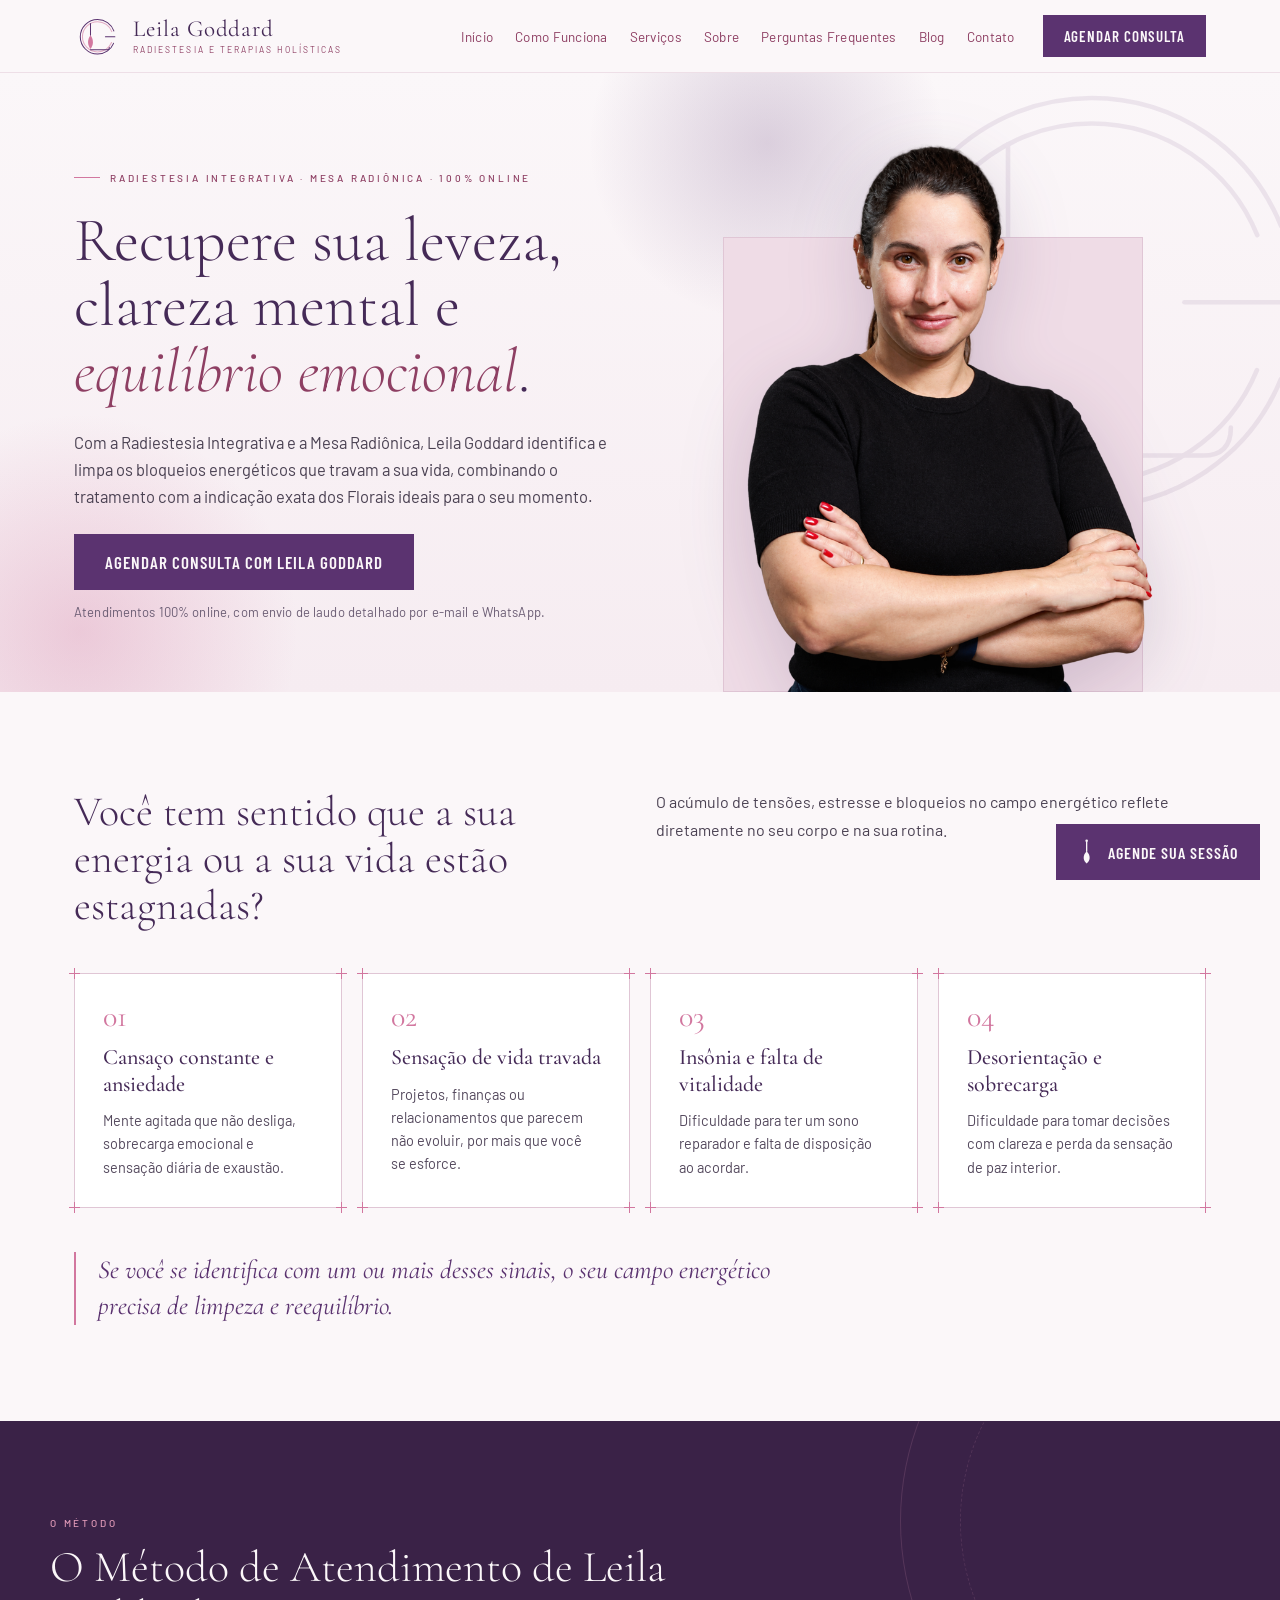
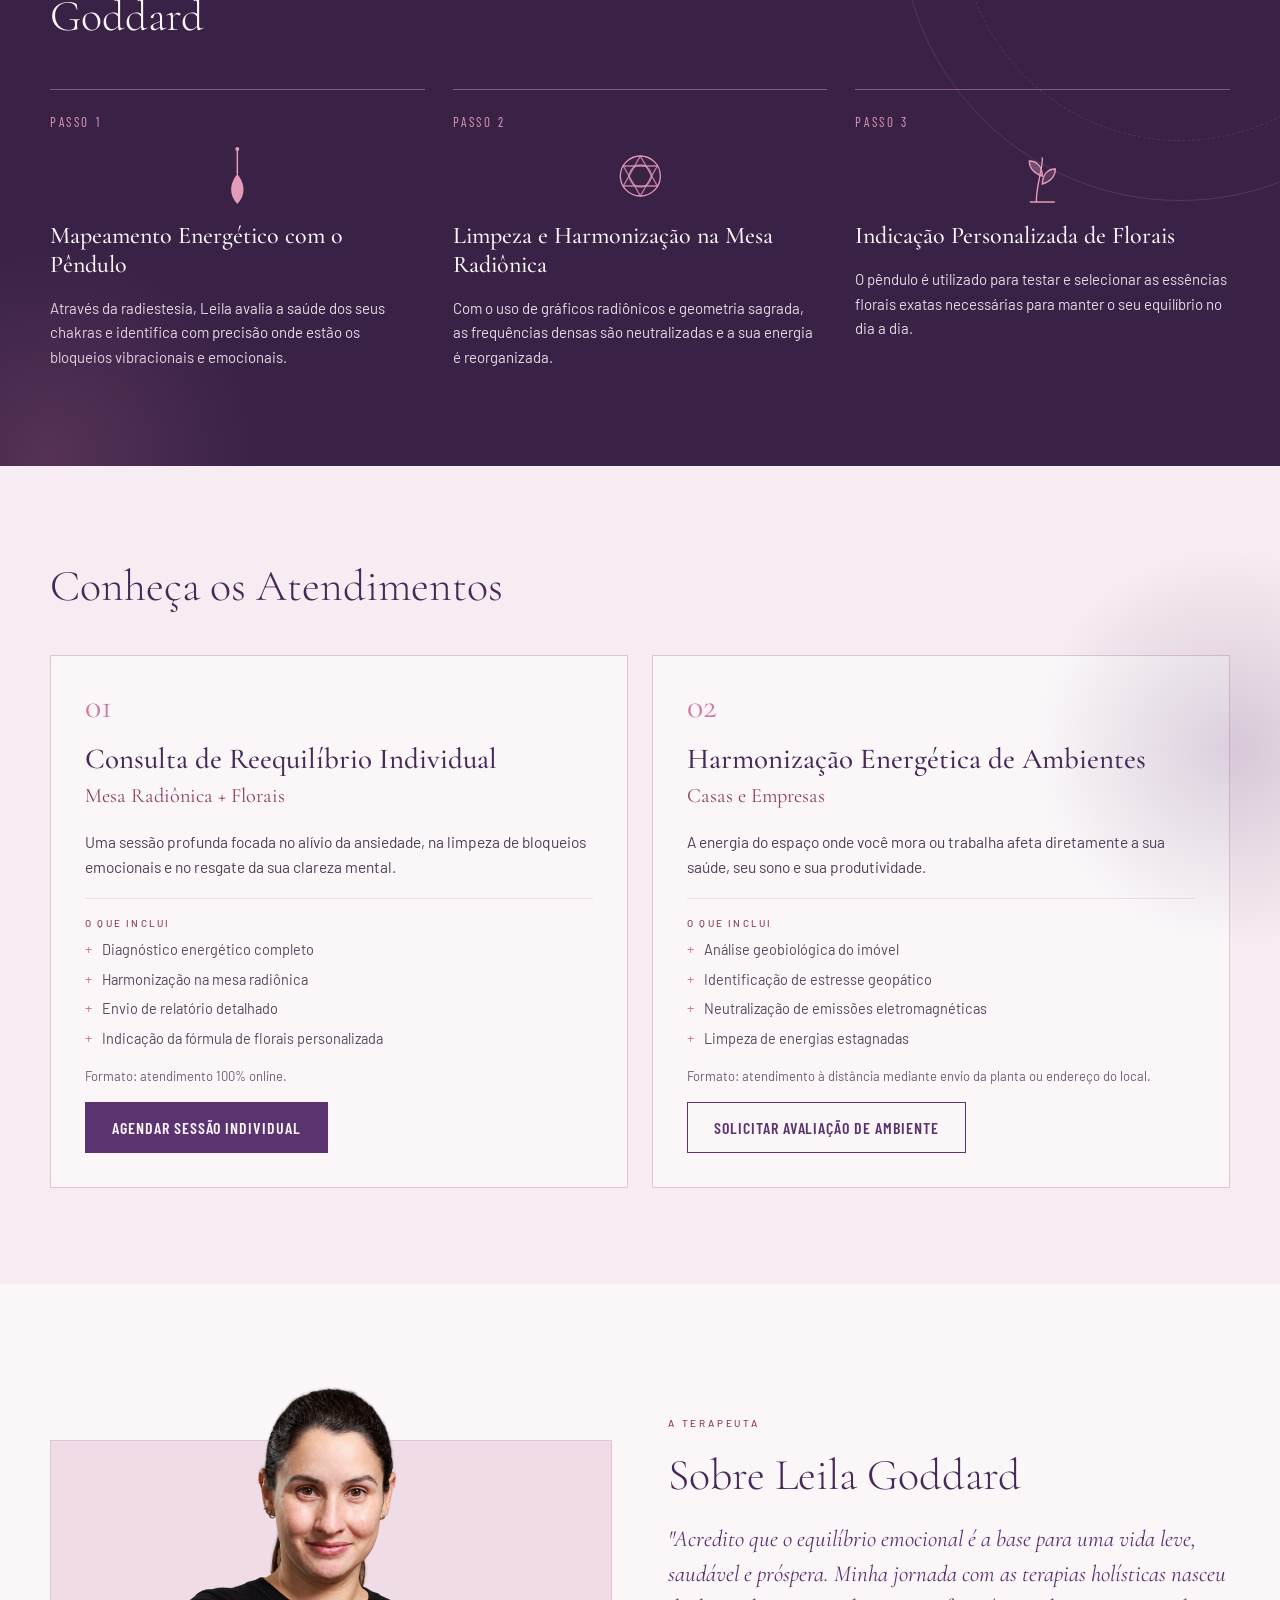
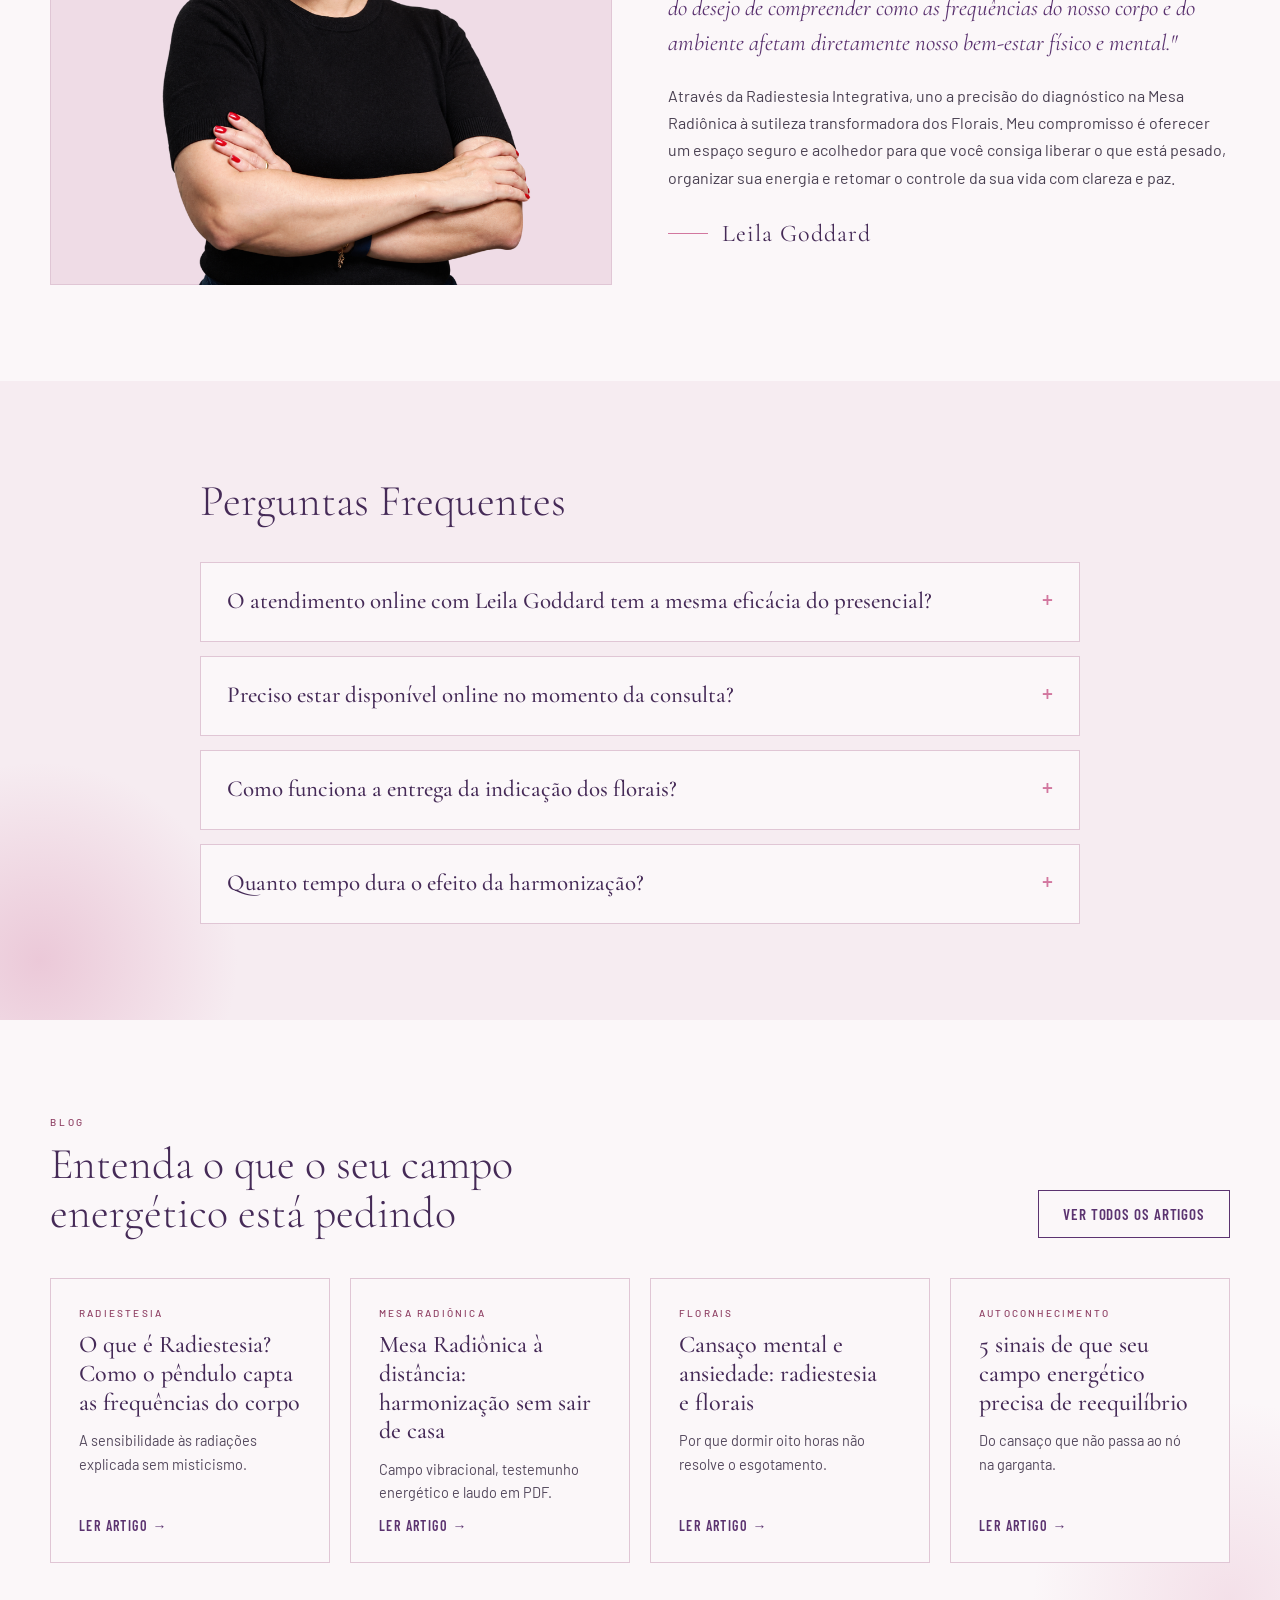
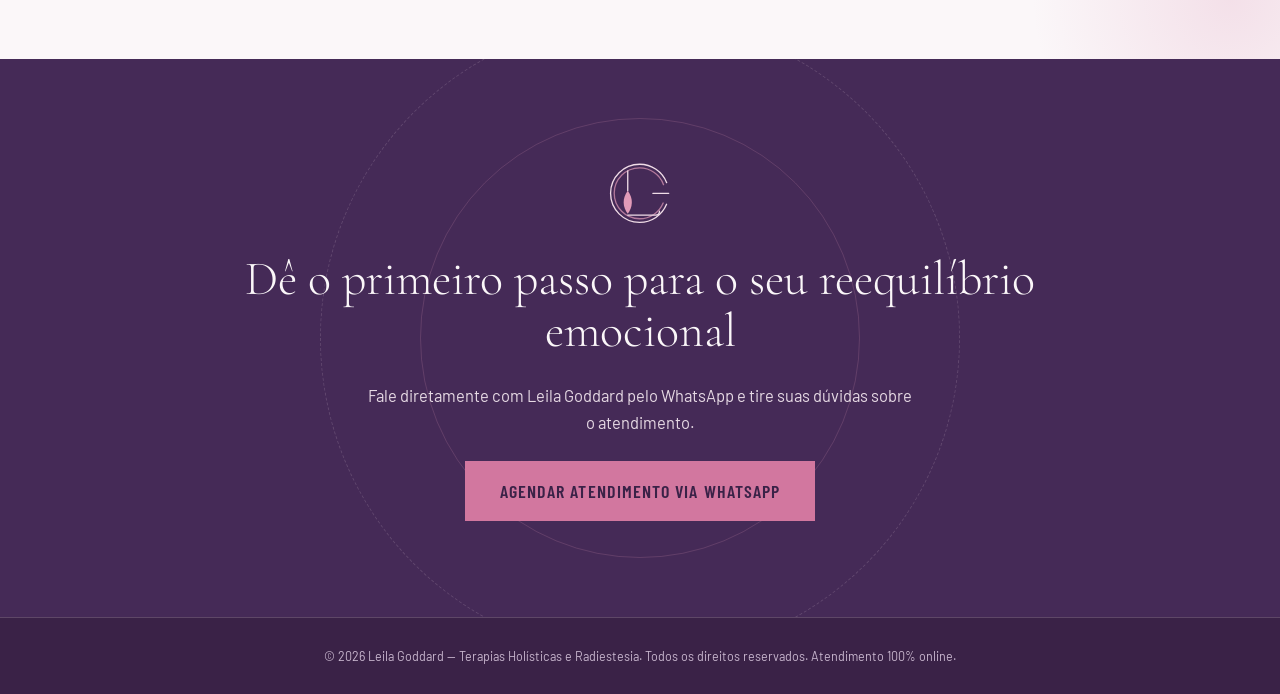
<file: index.html>
<!DOCTYPE html>
<html lang="pt-BR">
<head>
<meta charset="utf-8">
<meta name="viewport" content="width=device-width, initial-scale=1">
<title>Leila Goddard — Radiestesia e Terapias Holísticas</title>
<meta name="description" content="Radiestesia Integrativa, Mesa Radiônica e Florais com Leila Goddard. Atendimento 100% online, com laudo detalhado por e-mail e WhatsApp.">
<link rel="canonical" href="https://leilagoddard.com.br/">

<link rel="icon" type="image/svg+xml" href="assets/favicon.svg">
<link rel="icon" type="image/png" sizes="32x32" href="assets/favicon-32.png">
<link rel="icon" type="image/png" sizes="16x16" href="assets/favicon-16.png">
<link rel="apple-touch-icon" sizes="180x180" href="assets/apple-touch-icon.png">
<link rel="manifest" href="site.webmanifest">
<meta name="theme-color" content="#5B3370">

<meta property="og:type" content="website">
<meta property="og:locale" content="pt_BR">
<meta property="og:site_name" content="Leila Goddard">
<meta property="og:title" content="Leila Goddard — Radiestesia e Terapias Holísticas">
<meta property="og:description" content="Radiestesia Integrativa, Mesa Radiônica e Florais com Leila Goddard. Atendimento 100% online, com laudo detalhado por e-mail e WhatsApp.">
<meta property="og:url" content="https://leilagoddard.com.br/">
<meta property="og:image" content="https://leilagoddard.com.br/assets/og-image.jpg">
<meta property="og:image:width" content="1200">
<meta property="og:image:height" content="630">
<meta name="twitter:card" content="summary_large_image">
<meta name="twitter:title" content="Leila Goddard — Radiestesia e Terapias Holísticas">
<meta name="twitter:description" content="Radiestesia Integrativa, Mesa Radiônica e Florais com Leila Goddard. Atendimento 100% online, com laudo detalhado por e-mail e WhatsApp.">
<meta name="twitter:image" content="https://leilagoddard.com.br/assets/og-image.jpg">

<link href="https://fonts.googleapis.com/css2?family=Cormorant+Garamond:ital,wght@0,300;0,400;0,500;1,300;1,400&family=Barlow:wght@300;400;500;600&family=Barlow+Condensed:wght@500;600&display=swap" rel="stylesheet">
<link rel="stylesheet" href="css/style.css">
<script type="application/ld+json">
{
  "@context": "https://schema.org",
  "@type": "ProfessionalService",
  "name": "Leila Goddard — Radiestesia e Terapias Holísticas",
  "description": "Radiestesia Integrativa, Mesa Radiônica e Florais com Leila Goddard. Atendimento 100% online, com laudo detalhado por e-mail e WhatsApp.",
  "url": "https://leilagoddard.com.br/",
  "image": "https://leilagoddard.com.br/assets/og-image.jpg",
  "telephone": "+553175742707",
  "priceRange": "$$",
  "areaServed": "BR",
  "founder": {
    "@type": "Person",
    "name": "Leila Goddard"
  }
}
</script>
</head>
<body>

<header class="site-header">
  <div class="wrap">
    <a href="#inicio" class="brand">
      <svg aria-hidden="true" focusable="false" viewBox="0 0 120 112" style="height:44px;overflow:visible" fill="none" stroke="#5B3370" stroke-width="2.6" stroke-linecap="round">
        <circle cx="60" cy="58" r="44" stroke-dasharray="242.5 34" stroke-dashoffset="-17"></circle>
        <circle cx="60" cy="58" r="38.5" stroke="#D2779F" stroke-opacity=".6" stroke-dasharray="212 30" stroke-dashoffset="-15"></circle>
        <line x1="80" y1="58" x2="104" y2="58"></line>
        <g class="pendulum-swing">
          <line x1="42" y1="24" x2="42" y2="54"></line>
          <path d="M42 54 C51 66 49.5 79 42 89 C34.5 79 33 66 42 54 Z" fill="#D2779F" stroke="none"></path>
        </g>
        <path d="M42 91 C58 91 74 91 84 91 C88.5 91 90 88.5 90 85"></path>
      </svg>
      <span style="display:flex;flex-direction:column;gap:3px">
        <span class="brand-name">Leila Goddard</span>
        <span class="brand-sub">Radiestesia e Terapias Holísticas</span>
      </span>
    </a>
    <button class="nav-toggle" id="navToggle" type="button" aria-label="Abrir menu" aria-expanded="false" aria-controls="siteNav">
      <span class="nav-toggle-bar"></span>
      <span class="nav-toggle-bar"></span>
      <span class="nav-toggle-bar"></span>
    </button>
    <div class="nav-wrap" id="siteNav">
      <nav class="main-nav">
        <a href="#inicio">Início</a>
        <a href="#metodo">Como Funciona</a>
        <a href="#servicos">Serviços</a>
        <a href="#sobre">Sobre</a>
        <a href="#faq">Perguntas Frequentes</a>
        <a href="#blog">Blog</a>
        <a href="#contato">Contato</a>
      </nav>
      <a href="#contato" class="btn btn-solid">Agendar Consulta</a>
    </div>
  </div>
</header>

<main>
<section id="inicio" class="hero">
  <svg aria-hidden="true" focusable="false" viewBox="0 0 120 112" style="position:absolute;right:-90px;top:-40px;height:520px;opacity:.09;pointer-events:none" fill="none" stroke="#5B3370" stroke-width="1" stroke-linecap="round">
    <circle cx="60" cy="58" r="44" stroke-dasharray="242.5 34" stroke-dashoffset="-17"></circle>
    <circle cx="60" cy="58" r="38.5" stroke-dasharray="212 30" stroke-dashoffset="-15"></circle>
    <line x1="80" y1="58" x2="104" y2="58"></line>
    <line x1="42" y1="24" x2="42" y2="54"></line>
    <path d="M42 54 C51 66 49.5 79 42 89 C34.5 79 33 66 42 54 Z" fill="#5B3370" stroke="none"></path>
    <path d="M42 91 C58 91 74 91 84 91 C88.5 91 90 88.5 90 85"></path>
  </svg>
  <div class="blob blob-a" style="left:-140px;bottom:-160px;width:440px;height:440px"></div>
  <div class="blob blob-b" style="right:26%;top:-110px;width:360px;height:360px"></div>
  <div class="hero-grid">
    <div class="hero-copy">
      <span class="eyebrow"><span class="eyebrow-line"></span>Radiestesia Integrativa · Mesa Radiônica · 100% Online</span>
      <h1>Recupere sua leveza, clareza mental e <em style="font-style:italic;color:#8E3F63">equilíbrio emocional</em>.</h1>
      <p>Com a Radiestesia Integrativa e a Mesa Radiônica, Leila Goddard identifica e limpa os bloqueios energéticos que travam a sua vida, combinando o tratamento com a indicação exata dos Florais ideais para o seu momento.</p>
      <div style="display:flex;flex-direction:column;gap:14px;align-items:flex-start">
        <a href="#contato" class="btn btn-solid-lg">Agendar Consulta com Leila Goddard</a>
        <span style="font-size:13px;color:#6B5D74;letter-spacing:.01em">Atendimentos 100% online, com envio de laudo detalhado por e-mail e WhatsApp.</span>
      </div>
    </div>
    <div class="hero-portrait">
      <div class="hero-portrait-bg"></div>
      <img src="assets/leila.png" alt="Leila Goddard">
    </div>
  </div>
</section>

<section class="signs">
  <div class="wrap signs-inner">
    <div class="signs-head">
      <h2>Você tem sentido que a sua energia ou a sua vida estão estagnadas?</h2>
      <p>O acúmulo de tensões, estresse e bloqueios no campo energético reflete diretamente no seu corpo e na sua rotina.</p>
    </div>
    <div class="signs-grid">
      <div class="blueprint">
        <i class="corner tl"></i><i class="corner tr"></i><i class="corner bl"></i><i class="corner br"></i>
        <span class="num">01</span>
        <h3>Cansaço constante e ansiedade</h3>
        <p>Mente agitada que não desliga, sobrecarga emocional e sensação diária de exaustão.</p>
      </div>
      <div class="blueprint">
        <i class="corner tl"></i><i class="corner tr"></i><i class="corner bl"></i><i class="corner br"></i>
        <span class="num">02</span>
        <h3>Sensação de vida travada</h3>
        <p>Projetos, finanças ou relacionamentos que parecem não evoluir, por mais que você se esforce.</p>
      </div>
      <div class="blueprint">
        <i class="corner tl"></i><i class="corner tr"></i><i class="corner bl"></i><i class="corner br"></i>
        <span class="num">03</span>
        <h3>Insônia e falta de vitalidade</h3>
        <p>Dificuldade para ter um sono reparador e falta de disposição ao acordar.</p>
      </div>
      <div class="blueprint">
        <i class="corner tl"></i><i class="corner tr"></i><i class="corner bl"></i><i class="corner br"></i>
        <span class="num">04</span>
        <h3>Desorientação e sobrecarga</h3>
        <p>Dificuldade para tomar decisões com clareza e perda da sensação de paz interior.</p>
      </div>
    </div>
    <p class="signs-quote">Se você se identifica com um ou mais desses sinais, o seu campo energético precisa de limpeza e reequilíbrio.</p>
  </div>
</section>

<section id="metodo" class="method">
  <div class="ring ring-spin" style="right:-180px;top:-180px;width:560px;height:560px;border:1px solid rgba(226,155,184,.16)"></div>
  <div class="ring ring-spin-rev" style="right:-120px;top:-120px;width:440px;height:440px;border:1px dashed rgba(226,155,184,.14)"></div>
  <div class="blob blob-c" style="left:-160px;bottom:-200px;width:420px;height:420px"></div>
  <div class="method-inner">
    <div class="method-head">
      <span class="eyebrow">O Método</span>
      <h2>O Método de Atendimento de Leila Goddard</h2>
    </div>
    <div class="method-grid">
      <div class="method-step">
        <span class="step-label">Passo 1</span>
        <svg aria-hidden="true" focusable="false" viewBox="0 0 48 60" style="height:60px" fill="none" stroke="#E29BB8" stroke-width="1.5" stroke-linecap="round">
          <line x1="24" y1="4" x2="24" y2="28"></line>
          <path d="M24 28 C33 39 31.5 50 24 58 C16.5 50 15 39 24 28 Z" fill="#E29BB8" stroke="none"></path>
          <circle cx="24" cy="3" r="2" fill="#E29BB8" stroke="none"></circle>
        </svg>
        <h3>Mapeamento Energético com o Pêndulo</h3>
        <p>Através da radiestesia, Leila avalia a saúde dos seus chakras e identifica com precisão onde estão os bloqueios vibracionais e emocionais.</p>
      </div>
      <div class="method-step">
        <span class="step-label">Passo 2</span>
        <svg aria-hidden="true" focusable="false" viewBox="0 0 48 60" style="height:60px" fill="none" stroke="#E29BB8" stroke-width="1.3" stroke-linecap="round">
          <circle cx="24" cy="30" r="20"></circle>
          <circle cx="24" cy="30" r="11" stroke-opacity=".7"></circle>
          <path d="M24 10 L41 40 L7 40 Z" stroke-opacity=".8"></path>
          <path d="M24 50 L7 20 L41 20 Z" stroke-opacity=".8"></path>
        </svg>
        <h3>Limpeza e Harmonização na Mesa Radiônica</h3>
        <p>Com o uso de gráficos radiônicos e geometria sagrada, as frequências densas são neutralizadas e a sua energia é reorganizada.</p>
      </div>
      <div class="method-step">
        <span class="step-label">Passo 3</span>
        <svg aria-hidden="true" focusable="false" viewBox="0 0 48 60" style="height:60px" fill="none" stroke="#E29BB8" stroke-width="1.4" stroke-linecap="round">
          <path d="M18 56 C18 38 24 26 24 12"></path>
          <path d="M24 30 C16 28 11 22 11 15 C19 15 24 21 24 30 Z" fill="#E29BB8" fill-opacity=".35"></path>
          <path d="M24 38 C32 36 37 30 37 23 C29 23 24 29 24 38 Z" fill="#E29BB8" fill-opacity=".2"></path>
          <line x1="12" y1="56" x2="36" y2="56"></line>
        </svg>
        <h3>Indicação Personalizada de Florais</h3>
        <p>O pêndulo é utilizado para testar e selecionar as essências florais exatas necessárias para manter o seu equilíbrio no dia a dia.</p>
      </div>
    </div>
  </div>
</section>

<section id="servicos" class="services">
  <div class="blob blob-b" style="right:-150px;top:10%;width:400px;height:400px"></div>
  <div class="services-inner">
    <h2>Conheça os Atendimentos</h2>
    <div class="services-grid">
      <article class="service-card">
        <span class="num">01</span>
        <h3>Consulta de Reequilíbrio Individual<br><span>Mesa Radiônica + Florais</span></h3>
        <p>Uma sessão profunda focada no alívio da ansiedade, na limpeza de bloqueios emocionais e no resgate da sua clareza mental.</p>
        <div class="service-includes">
          <span class="label">O que inclui</span>
          <ul>
            <li>Diagnóstico energético completo</li>
            <li>Harmonização na mesa radiônica</li>
            <li>Envio de relatório detalhado</li>
            <li>Indicação da fórmula de florais personalizada</li>
          </ul>
        </div>
        <span class="service-format">Formato: atendimento 100% online.</span>
        <a href="https://wa.me/553175742707?text=Ol%C3%A1%20Leila%2C%20quero%20agendar%20a%20Consulta%20de%20Reequil%C3%ADbrio%20Individual." target="_blank" rel="noopener" class="btn btn-service" style="margin-top:auto;align-self:flex-start">Agendar Sessão Individual</a>
      </article>
      <article class="service-card">
        <span class="num">02</span>
        <h3>Harmonização Energética de Ambientes<br><span>Casas e Empresas</span></h3>
        <p>A energia do espaço onde você mora ou trabalha afeta diretamente a sua saúde, seu sono e sua produtividade.</p>
        <div class="service-includes">
          <span class="label">O que inclui</span>
          <ul>
            <li>Análise geobiológica do imóvel</li>
            <li>Identificação de estresse geopático</li>
            <li>Neutralização de emissões eletromagnéticas</li>
            <li>Limpeza de energias estagnadas</li>
          </ul>
        </div>
        <span class="service-format">Formato: atendimento à distância mediante envio da planta ou endereço do local.</span>
        <a href="https://wa.me/553175742707?text=Ol%C3%A1%20Leila%2C%20quero%20uma%20avalia%C3%A7%C3%A3o%20de%20ambiente." target="_blank" rel="noopener" class="btn btn-service-outline" style="margin-top:auto;align-self:flex-start">Solicitar Avaliação de Ambiente</a>
      </article>
    </div>
  </div>
</section>

<section id="sobre" class="about">
  <div class="about-inner">
    <div class="about-photo">
      <div class="about-photo-bg"></div>
      <img src="assets/leila.png" alt="Leila Goddard, terapeuta holística">
    </div>
    <div class="about-copy">
      <span class="eyebrow">A Terapeuta</span>
      <h2>Sobre Leila Goddard</h2>
      <p class="about-quote">"Acredito que o equilíbrio emocional é a base para uma vida leve, saudável e próspera. Minha jornada com as terapias holísticas nasceu do desejo de compreender como as frequências do nosso corpo e do ambiente afetam diretamente nosso bem-estar físico e mental."</p>
      <p>Através da Radiestesia Integrativa, uno a precisão do diagnóstico na Mesa Radiônica à sutileza transformadora dos Florais. Meu compromisso é oferecer um espaço seguro e acolhedor para que você consiga liberar o que está pesado, organizar sua energia e retomar o controle da sua vida com clareza e paz.</p>
      <div class="about-sign">
        <span class="about-sign-line"></span>
        <span>Leila Goddard</span>
      </div>
    </div>
  </div>
</section>

<section id="faq" class="faq">
  <div class="blob blob-a" style="left:-160px;bottom:-140px;width:400px;height:400px"></div>
  <div class="faq-inner">
    <h2>Perguntas Frequentes</h2>
    <div class="faq-list">
      <details>
        <summary><span class="q">O atendimento online com Leila Goddard tem a mesma eficácia do presencial?</span><span class="faq-plus">+</span></summary>
        <p>Sim. A radiestesia e a mesa radiônica atuam no campo vibracional e quântico. Por isso, a medição e o reequilíbrio à distância possuem exatamente a mesma precisão e eficácia do atendimento presencial.</p>
      </details>
      <details>
        <summary><span class="q">Preciso estar disponível online no momento da consulta?</span><span class="faq-plus">+</span></summary>
        <p>Não obrigatoriamente. Definimos o horário e, caso você não consiga estar presente ao vivo, Leila realiza o atendimento na mesa e envia o laudo detalhado junto com áudios explicativos pelo WhatsApp.</p>
      </details>
      <details>
        <summary><span class="q">Como funciona a entrega da indicação dos florais?</span><span class="faq-plus">+</span></summary>
        <p>Após a medição realizada durante a sessão, você receberá um documento digital contendo a fórmula exata recomendada para o seu momento, pronta para ser manipulada em qualquer farmácia de manipulação.</p>
      </details>
      <details>
        <summary><span class="q">Quanto tempo dura o efeito da harmonização?</span><span class="faq-plus">+</span></summary>
        <p>A harmonização atua imediatamente no seu campo energético. O uso dos florais indicados ajuda a sustentar esse novo estado de equilíbrio no seu cotidiano enquanto você processa as mudanças emocionais.</p>
      </details>
    </div>
  </div>
</section>

<section id="blog" class="blog-teaser">
  <div class="blob blob-c" style="right:-150px;bottom:-140px;width:400px;height:400px"></div>
  <div class="blog-teaser-inner">
    <div class="blog-teaser-head">
      <div>
        <span class="eyebrow">Blog</span>
        <h2>Entenda o que o seu campo energético está pedindo</h2>
      </div>
      <a href="blog/index.html" class="btn btn-outline">Ver todos os artigos</a>
    </div>
    <div class="blog-teaser-grid">
      <a href="blog/o-que-e-radiestesia.html" class="teaser-card">
        <span class="kicker">Radiestesia</span>
        <span class="title">O que é Radiestesia? Como o pêndulo capta as frequências do corpo</span>
        <span class="excerpt">A sensibilidade às radiações explicada sem misticismo.</span>
        <span class="read-more">Ler artigo →</span>
      </a>
      <a href="blog/mesa-radionica-a-distancia.html" class="teaser-card">
        <span class="kicker">Mesa Radiônica</span>
        <span class="title">Mesa Radiônica à distância: harmonização sem sair de casa</span>
        <span class="excerpt">Campo vibracional, testemunho energético e laudo em PDF.</span>
        <span class="read-more">Ler artigo →</span>
      </a>
      <a href="blog/cansaco-mental-e-ansiedade.html" class="teaser-card">
        <span class="kicker">Florais</span>
        <span class="title">Cansaço mental e ansiedade: radiestesia e florais</span>
        <span class="excerpt">Por que dormir oito horas não resolve o esgotamento.</span>
        <span class="read-more">Ler artigo →</span>
      </a>
      <a href="blog/5-sinais-de-desequilibrio.html" class="teaser-card">
        <span class="kicker">Autoconhecimento</span>
        <span class="title">5 sinais de que seu campo energético precisa de reequilíbrio</span>
        <span class="excerpt">Do cansaço que não passa ao nó na garganta.</span>
        <span class="read-more">Ler artigo →</span>
      </a>
    </div>
  </div>
</section>

<section id="contato" class="contact">
  <div class="ring ring-spin-slow" style="left:50%;top:50%;width:640px;height:640px;margin:-320px 0 0 -320px;border:1px dashed rgba(240,220,231,.16)"></div>
  <div class="ring ring-spin-slow-rev" style="left:50%;top:50%;width:440px;height:440px;margin:-220px 0 0 -220px;border:1px solid rgba(226,155,184,.18)"></div>
  <div class="contact-inner">
    <svg aria-hidden="true" focusable="false" viewBox="0 0 120 112" style="height:74px" fill="none" stroke="#F0DCE7" stroke-width="2" stroke-linecap="round">
      <circle cx="60" cy="58" r="44" stroke-dasharray="242.5 34" stroke-dashoffset="-17"></circle>
      <circle cx="60" cy="58" r="38.5" stroke="#E29BB8" stroke-opacity=".7" stroke-dasharray="212 30" stroke-dashoffset="-15"></circle>
      <line x1="80" y1="58" x2="104" y2="58"></line>
      <line x1="42" y1="24" x2="42" y2="54"></line>
      <path d="M42 54 C51 66 49.5 79 42 89 C34.5 79 33 66 42 54 Z" fill="#E29BB8" stroke="none"></path>
      <path d="M42 91 C58 91 74 91 84 91 C88.5 91 90 88.5 90 85"></path>
    </svg>
    <h2>Dê o primeiro passo para o seu reequilíbrio emocional</h2>
    <p>Fale diretamente com Leila Goddard pelo WhatsApp e tire suas dúvidas sobre o atendimento.</p>
    <a href="https://wa.me/553175742707?text=Ol%C3%A1%20Leila%2C%20gostaria%20de%20agendar%20um%20atendimento." target="_blank" rel="noopener" class="btn btn-pink-lg">Agendar Atendimento via WhatsApp</a>
  </div>
</section>
</main>

<a href="https://wa.me/553175742707?text=Ol%C3%A1%20Leila%2C%20gostaria%20de%20agendar%20minha%20sess%C3%A3o." target="_blank" rel="noopener" class="wa-fab">
  <svg aria-hidden="true" focusable="false" viewBox="0 0 24 36" fill="none" stroke="currentColor" stroke-width="1.8" stroke-linecap="round">
    <circle cx="12" cy="2.5" r="1.8" fill="currentColor" stroke="none"></circle>
    <g class="pendulum-swing" style="transform-origin:12px 2.5px;animation-duration:3.6s">
      <line x1="12" y1="4" x2="12" y2="17"></line>
      <path d="M12 17 C18 23 17 30 12 34 C7 30 6 23 12 17 Z" fill="currentColor" stroke="none"></path>
    </g>
  </svg>
  <span class="label">Agende sua sessão</span>
</a>

<footer class="site-footer">
  <div class="wrap">© 2026 Leila Goddard — Terapias Holísticas e Radiestesia. Todos os direitos reservados. Atendimento 100% online.</div>
</footer>

<script src="js/main.js"></script>
</body>
</html>
</file>
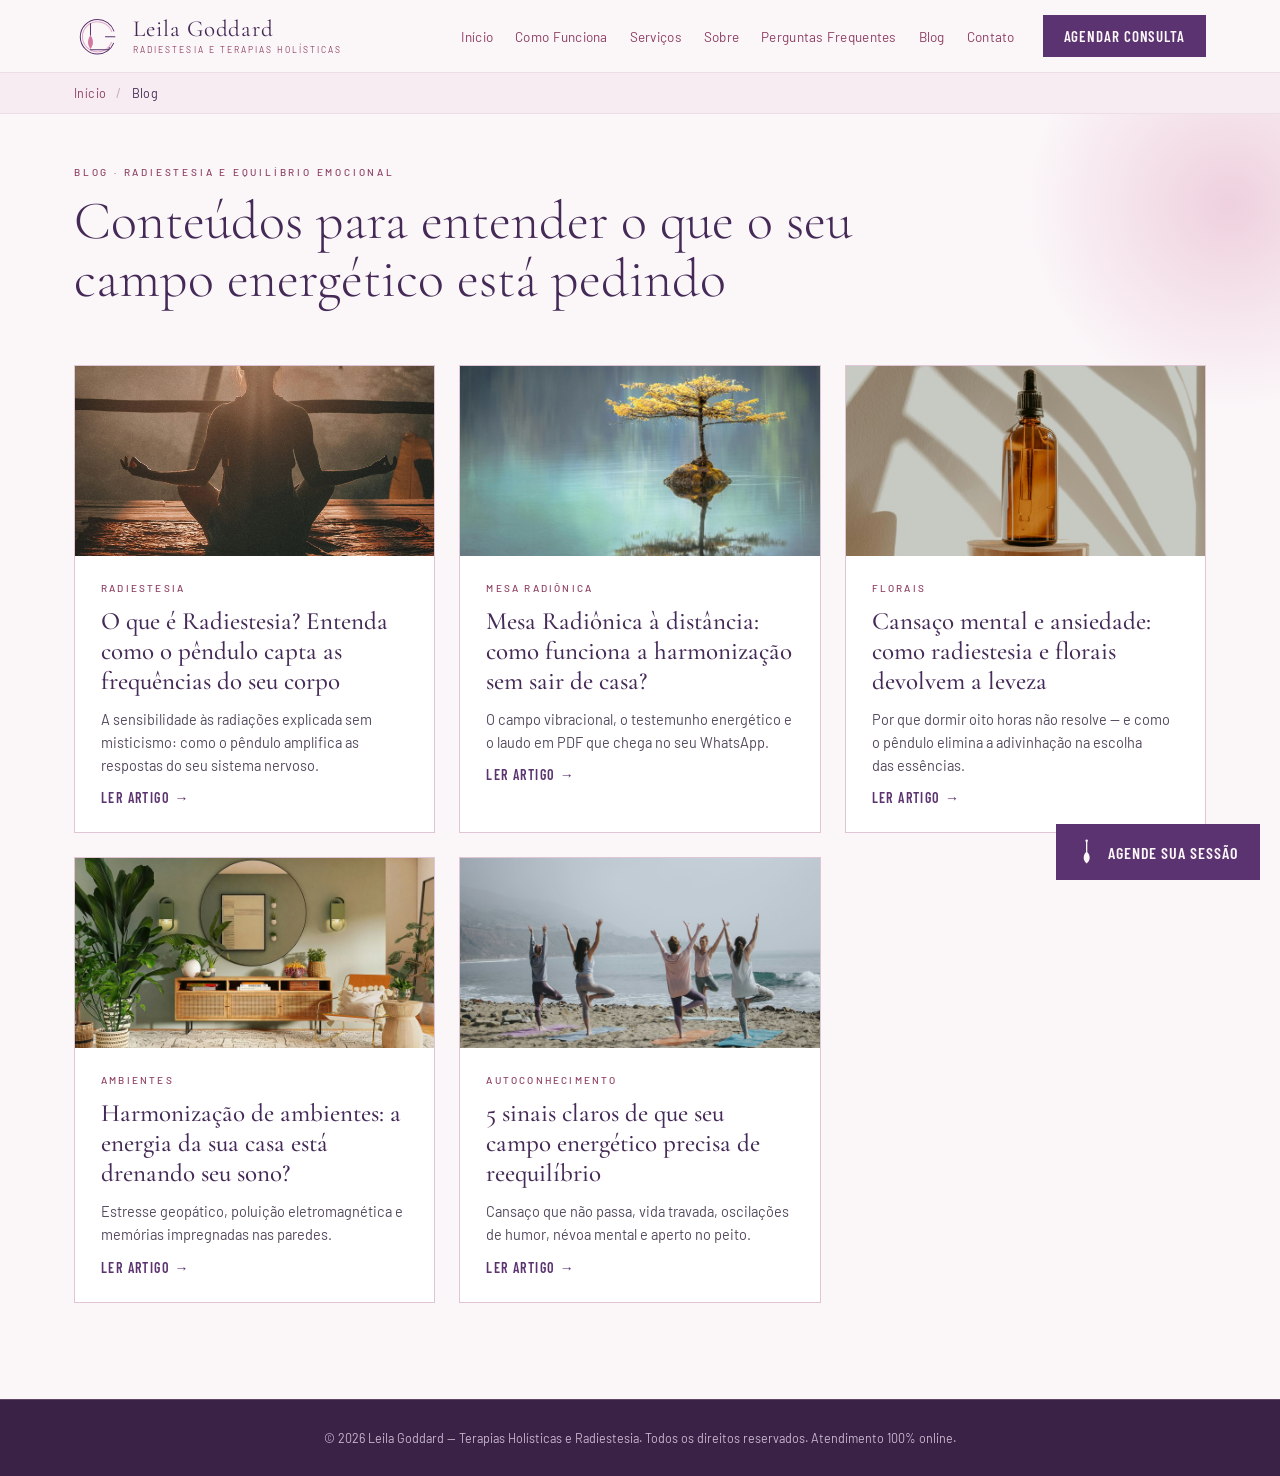
<file: blog/index.html>
<!DOCTYPE html>
<html lang="pt-BR">
<head>
<meta charset="utf-8">
<meta name="viewport" content="width=device-width, initial-scale=1">
<title>Blog — Leila Goddard</title>
<meta name="description" content="Textos de Leila Goddard sobre radiestesia, mesa radiônica, florais e harmonização de ambientes.">
<link rel="canonical" href="https://leilagoddard.com.br/blog/">

<link rel="icon" type="image/svg+xml" href="../assets/favicon.svg">
<link rel="icon" type="image/png" sizes="32x32" href="../assets/favicon-32.png">
<link rel="icon" type="image/png" sizes="16x16" href="../assets/favicon-16.png">
<link rel="apple-touch-icon" sizes="180x180" href="../assets/apple-touch-icon.png">
<link rel="manifest" href="../site.webmanifest">
<meta name="theme-color" content="#5B3370">

<meta property="og:type" content="website">
<meta property="og:locale" content="pt_BR">
<meta property="og:site_name" content="Leila Goddard">
<meta property="og:title" content="Blog — Leila Goddard">
<meta property="og:description" content="Artigos sobre radiestesia, mesa radiônica, florais e harmonização de ambientes — sempre com atendimento 100% online.">
<meta property="og:url" content="https://leilagoddard.com.br/blog/">
<meta property="og:image" content="https://leilagoddard.com.br/assets/og-image.jpg">
<meta property="og:image:width" content="1200">
<meta property="og:image:height" content="630">
<meta name="twitter:card" content="summary_large_image">
<meta name="twitter:title" content="Blog — Leila Goddard">
<meta name="twitter:description" content="Artigos sobre radiestesia, mesa radiônica, florais e harmonização de ambientes — sempre com atendimento 100% online.">
<meta name="twitter:image" content="https://leilagoddard.com.br/assets/og-image.jpg">

<link href="https://fonts.googleapis.com/css2?family=Cormorant+Garamond:ital,wght@0,300;0,400;0,500;1,300;1,400&family=Barlow:wght@300;400;500;600&family=Barlow+Condensed:wght@500;600&display=swap" rel="stylesheet">
<link rel="stylesheet" href="../css/style.css">
<script type="application/ld+json">
{
  "@context": "https://schema.org",
  "@type": "BreadcrumbList",
  "itemListElement": [
    {
      "@type": "ListItem",
      "position": 1,
      "name": "Início",
      "item": "https://leilagoddard.com.br/"
    },
    {
      "@type": "ListItem",
      "position": 2,
      "name": "Blog",
      "item": "https://leilagoddard.com.br/blog/"
    }
  ]
}
</script>
</head>
<body>

<header class="site-header">
  <div class="wrap">
    <a href="../index.html" class="brand">
      <svg aria-hidden="true" focusable="false" viewBox="0 0 120 112" style="height:44px;overflow:visible" fill="none" stroke="#5B3370" stroke-width="2.6" stroke-linecap="round">
        <circle cx="60" cy="58" r="44" stroke-dasharray="242.5 34" stroke-dashoffset="-17"></circle>
        <circle cx="60" cy="58" r="38.5" stroke="#D2779F" stroke-opacity=".6" stroke-dasharray="212 30" stroke-dashoffset="-15"></circle>
        <line x1="80" y1="58" x2="104" y2="58"></line>
        <g class="pendulum-swing">
          <line x1="42" y1="24" x2="42" y2="54"></line>
          <path d="M42 54 C51 66 49.5 79 42 89 C34.5 79 33 66 42 54 Z" fill="#D2779F" stroke="none"></path>
        </g>
        <path d="M42 91 C58 91 74 91 84 91 C88.5 91 90 88.5 90 85"></path>
      </svg>
      <span style="display:flex;flex-direction:column;gap:3px">
        <span class="brand-name">Leila Goddard</span>
        <span class="brand-sub">Radiestesia e Terapias Holísticas</span>
      </span>
    </a>
    <button class="nav-toggle" id="navToggle" type="button" aria-label="Abrir menu" aria-expanded="false" aria-controls="siteNav">
      <span class="nav-toggle-bar"></span>
      <span class="nav-toggle-bar"></span>
      <span class="nav-toggle-bar"></span>
    </button>
    <div class="nav-wrap" id="siteNav">
      <nav class="main-nav">
        <a href="../index.html#inicio">Início</a>
        <a href="../index.html#metodo">Como Funciona</a>
        <a href="../index.html#servicos">Serviços</a>
        <a href="../index.html#sobre">Sobre</a>
        <a href="../index.html#faq">Perguntas Frequentes</a>
        <a href="../index.html#blog">Blog</a>
        <a href="../index.html#contato">Contato</a>
      </nav>
      <a href="../index.html#contato" class="btn btn-solid">Agendar Consulta</a>
    </div>
  </div>
</header>

<nav class="breadcrumbs" aria-label="Breadcrumb">
  <div class="wrap">
    <ol class="breadcrumb-list">
      <li><a href="../index.html">Início</a></li>
      <li class="sep" aria-hidden="true">/</li>
      <li aria-current="page" class="current">Blog</li>
    </ol>
  </div>
</nav>

<main id="blog" style="position:relative;overflow:hidden">
  <div class="blob blob-a" style="right:-160px;top:-120px;width:420px;height:420px"></div>

  <div class="blog-index-head">
    <div>
      <span class="eyebrow">Blog · Radiestesia e equilíbrio emocional</span>
      <h1>Conteúdos para entender o que o seu campo energético está pedindo</h1>
    </div>
  </div>

  <div class="blog-index-grid">
    <article class="postcard">
      <img src="../assets/blog/radiestesia.jpg" alt="Pessoa meditando ao amanhecer">
      <a href="o-que-e-radiestesia.html">
        <span class="kicker">Radiestesia</span>
        <span class="title">O que é Radiestesia? Entenda como o pêndulo capta as frequências do seu corpo</span>
        <span class="excerpt">A sensibilidade às radiações explicada sem misticismo: como o pêndulo amplifica as respostas do seu sistema nervoso.</span>
        <span class="read-more">Ler artigo →</span>
      </a>
    </article>
    <article class="postcard">
      <img src="../assets/blog/mesa-radionica.jpg" alt="Árvore refletida na água, simbolizando o campo vibracional à distância">
      <a href="mesa-radionica-a-distancia.html">
        <span class="kicker">Mesa Radiônica</span>
        <span class="title">Mesa Radiônica à distância: como funciona a harmonização sem sair de casa?</span>
        <span class="excerpt">O campo vibracional, o testemunho energético e o laudo em PDF que chega no seu WhatsApp.</span>
        <span class="read-more">Ler artigo →</span>
      </a>
    </article>
    <article class="postcard">
      <img src="../assets/blog/florais.jpg" alt="Frasco de essência floral com conta-gotas">
      <a href="cansaco-mental-e-ansiedade.html">
        <span class="kicker">Florais</span>
        <span class="title">Cansaço mental e ansiedade: como radiestesia e florais devolvem a leveza</span>
        <span class="excerpt">Por que dormir oito horas não resolve — e como o pêndulo elimina a adivinhação na escolha das essências.</span>
        <span class="read-more">Ler artigo →</span>
      </a>
    </article>
    <article class="postcard">
      <img src="../assets/blog/ambientes.jpg" alt="Sala de estar aconchegante com plantas">
      <a href="harmonizacao-de-ambientes.html">
        <span class="kicker">Ambientes</span>
        <span class="title">Harmonização de ambientes: a energia da sua casa está drenando seu sono?</span>
        <span class="excerpt">Estresse geopático, poluição eletromagnética e memórias impregnadas nas paredes.</span>
        <span class="read-more">Ler artigo →</span>
      </a>
    </article>
    <article class="postcard">
      <img src="../assets/blog/sinais-de-desequilibrio.jpg" alt="Grupo de mulheres praticando ioga na praia">
      <a href="5-sinais-de-desequilibrio.html">
        <span class="kicker">Autoconhecimento</span>
        <span class="title">5 sinais claros de que seu campo energético precisa de reequilíbrio</span>
        <span class="excerpt">Cansaço que não passa, vida travada, oscilações de humor, névoa mental e aperto no peito.</span>
        <span class="read-more">Ler artigo →</span>
      </a>
    </article>
  </div>
</main>

<a href="https://wa.me/553175742707?text=Ol%C3%A1%20Leila%2C%20gostaria%20de%20agendar%20minha%20sess%C3%A3o." target="_blank" rel="noopener" class="wa-fab">
  <svg aria-hidden="true" focusable="false" viewBox="0 0 24 36" fill="none" stroke="currentColor" stroke-width="1.8" stroke-linecap="round">
    <circle cx="12" cy="2.5" r="1.8" fill="currentColor" stroke="none"></circle>
    <g class="pendulum-swing" style="transform-origin:12px 2.5px;animation-duration:3.6s">
      <line x1="12" y1="4" x2="12" y2="17"></line>
      <path d="M12 17 C18 23 17 30 12 34 C7 30 6 23 12 17 Z" fill="currentColor" stroke="none"></path>
    </g>
  </svg>
  <span class="label">Agende sua sessão</span>
</a>

<footer class="site-footer">
  <div class="wrap">© 2026 Leila Goddard — Terapias Holísticas e Radiestesia. Todos os direitos reservados. Atendimento 100% online.</div>
</footer>

<script src="../js/main.js"></script>
</body>
</html>
</file>
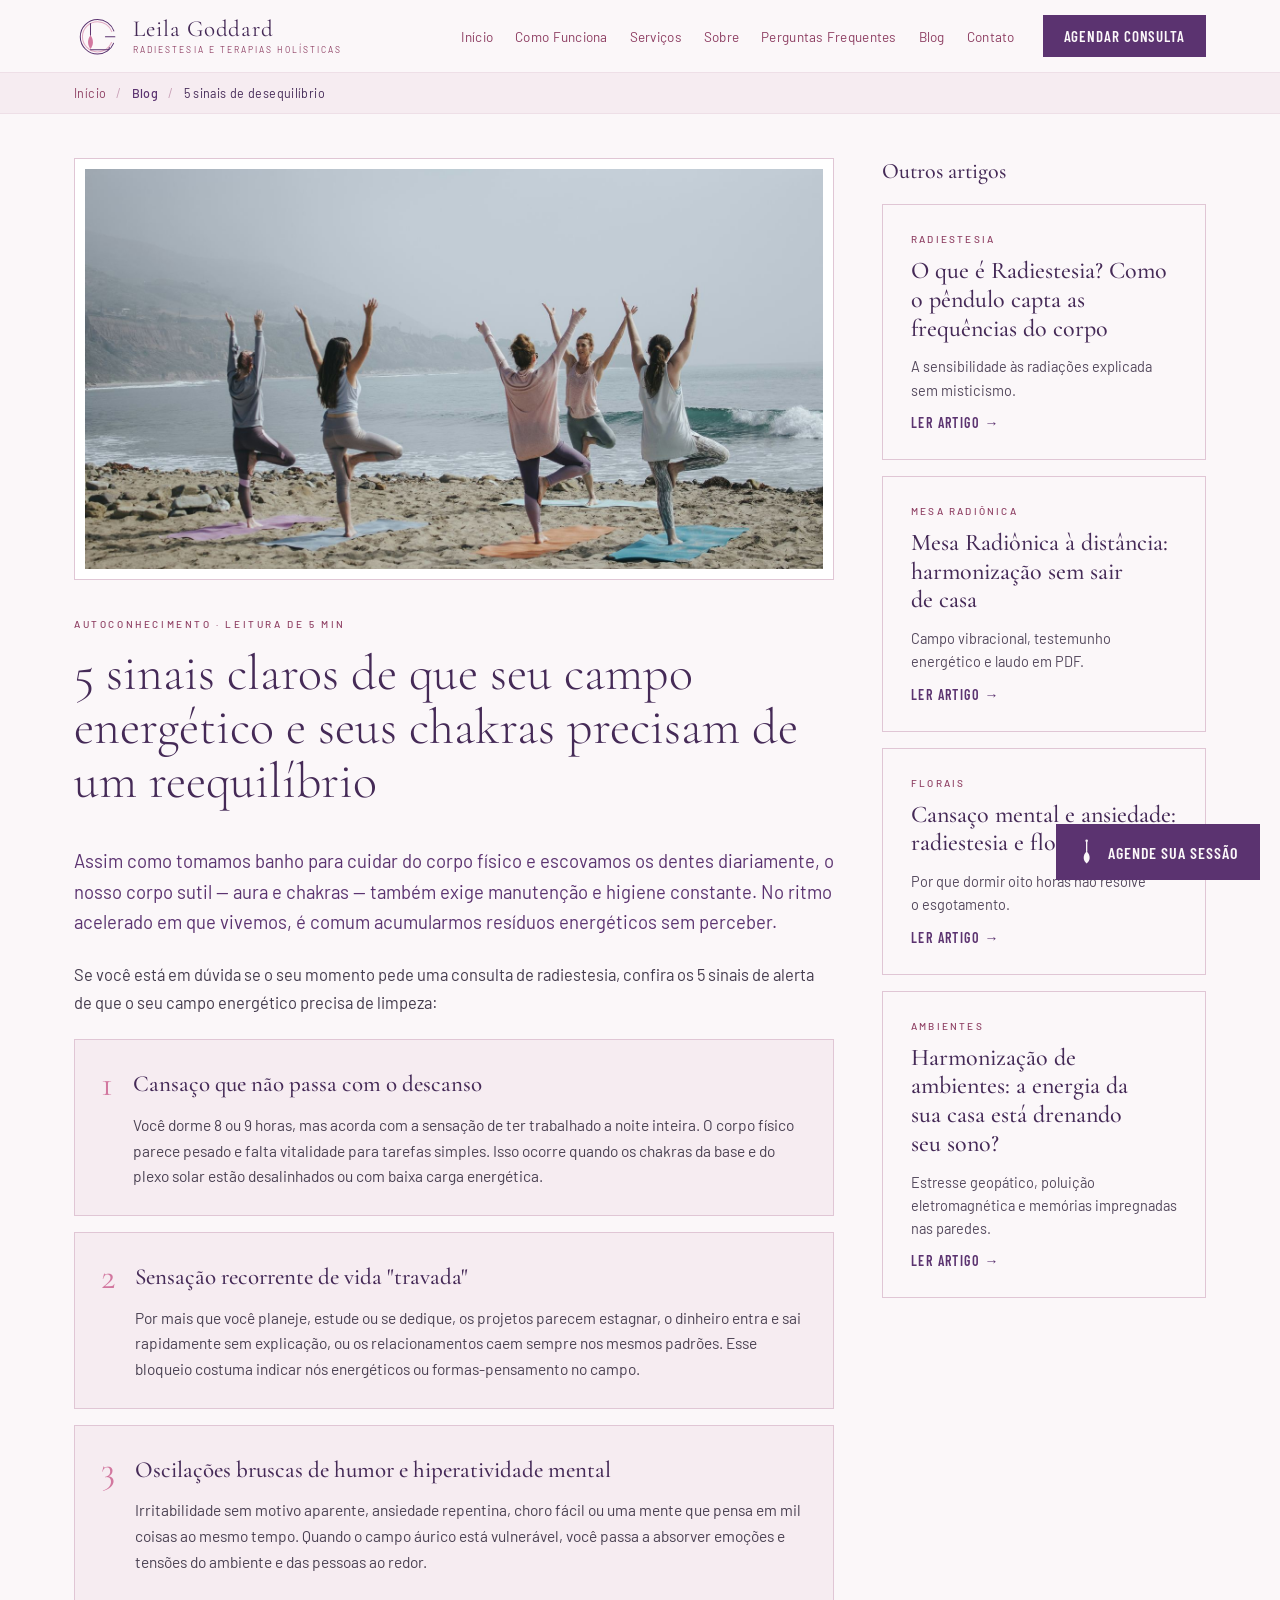
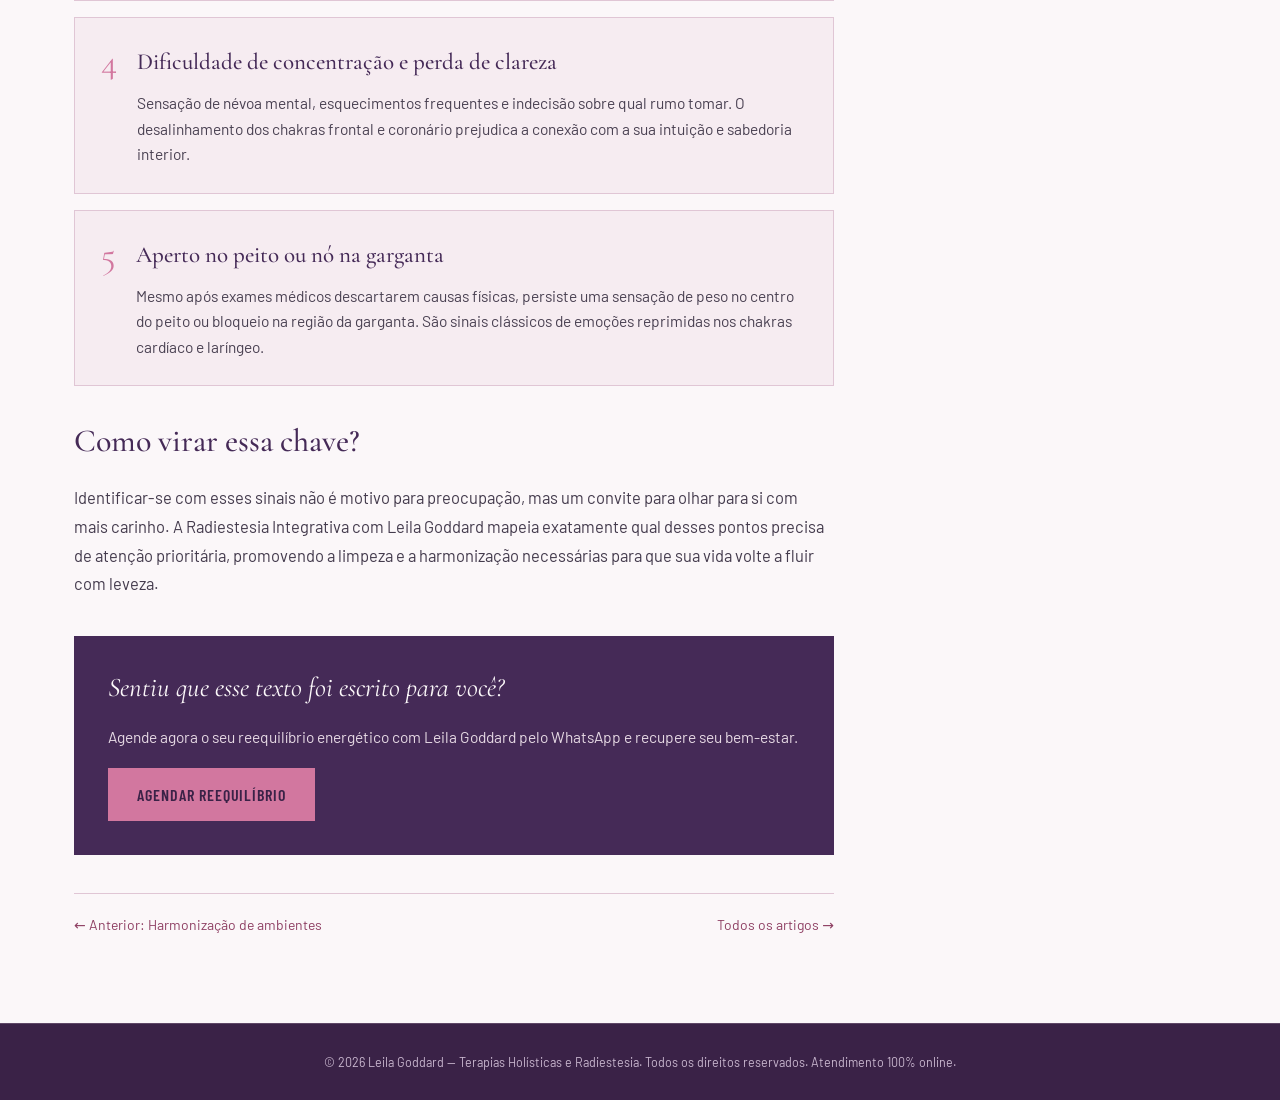
<file: blog/5-sinais-de-desequilibrio.html>
<!DOCTYPE html>
<html lang="pt-BR">
<head>
<meta charset="utf-8">
<meta name="viewport" content="width=device-width, initial-scale=1">
<title>5 Sinais de Desequilíbrio Energético — Blog Leila Goddard</title>
<meta name="description" content="5 sinais claros de que seu campo energético e seus chakras precisam de um reequilíbrio.">
<link rel="canonical" href="https://leilagoddard.com.br/blog/5-sinais-de-desequilibrio.html">

<link rel="icon" type="image/svg+xml" href="../assets/favicon.svg">
<link rel="icon" type="image/png" sizes="32x32" href="../assets/favicon-32.png">
<link rel="icon" type="image/png" sizes="16x16" href="../assets/favicon-16.png">
<link rel="apple-touch-icon" sizes="180x180" href="../assets/apple-touch-icon.png">
<link rel="manifest" href="../site.webmanifest">
<meta name="theme-color" content="#5B3370">

<meta property="og:type" content="article">
<meta property="og:locale" content="pt_BR">
<meta property="og:site_name" content="Leila Goddard">
<meta property="og:title" content="5 sinais claros de que seu campo energético e seus chakras precisam de um reequilíbrio — Blog Leila Goddard">
<meta property="og:description" content="5 sinais claros de que seu campo energético e seus chakras precisam de um reequilíbrio.">
<meta property="og:url" content="https://leilagoddard.com.br/blog/5-sinais-de-desequilibrio.html">
<meta property="og:image" content="https://leilagoddard.com.br/assets/blog/sinais-de-desequilibrio.jpg">
<meta property="og:image:width" content="1200">
<meta property="og:image:height" content="630">
<meta name="twitter:card" content="summary_large_image">
<meta name="twitter:title" content="5 sinais claros de que seu campo energético e seus chakras precisam de um reequilíbrio — Blog Leila Goddard">
<meta name="twitter:description" content="5 sinais claros de que seu campo energético e seus chakras precisam de um reequilíbrio.">
<meta name="twitter:image" content="https://leilagoddard.com.br/assets/blog/sinais-de-desequilibrio.jpg">

<link href="https://fonts.googleapis.com/css2?family=Cormorant+Garamond:ital,wght@0,300;0,400;0,500;1,300;1,400&family=Barlow:wght@300;400;500;600&family=Barlow+Condensed:wght@500;600&display=swap" rel="stylesheet">
<link rel="stylesheet" href="../css/style.css">
<script type="application/ld+json">
{
  "@context": "https://schema.org",
  "@type": "BlogPosting",
  "headline": "5 sinais claros de que seu campo energético e seus chakras precisam de um reequilíbrio",
  "description": "5 sinais claros de que seu campo energético e seus chakras precisam de um reequilíbrio.",
  "image": "https://leilagoddard.com.br/assets/blog/sinais-de-desequilibrio.jpg",
  "author": {
    "@type": "Person",
    "name": "Leila Goddard"
  },
  "publisher": {
    "@type": "Organization",
    "name": "Leila Goddard",
    "logo": {
      "@type": "ImageObject",
      "url": "https://leilagoddard.com.br/assets/apple-touch-icon.png"
    }
  },
  "datePublished": "2026-09-22",
  "dateModified": "2026-09-22",
  "mainEntityOfPage": {
    "@type": "WebPage",
    "@id": "https://leilagoddard.com.br/blog/5-sinais-de-desequilibrio.html"
  }
}
</script>
<script type="application/ld+json">
{
  "@context": "https://schema.org",
  "@type": "BreadcrumbList",
  "itemListElement": [
    {
      "@type": "ListItem",
      "position": 1,
      "name": "Início",
      "item": "https://leilagoddard.com.br/"
    },
    {
      "@type": "ListItem",
      "position": 2,
      "name": "Blog",
      "item": "https://leilagoddard.com.br/blog/"
    },
    {
      "@type": "ListItem",
      "position": 3,
      "name": "5 sinais claros de que seu campo energético e seus chakras precisam de um reequilíbrio",
      "item": "https://leilagoddard.com.br/blog/5-sinais-de-desequilibrio.html"
    }
  ]
}
</script>
</head>
<body>

<header class="site-header">
  <div class="wrap">
    <a href="../index.html" class="brand">
      <svg aria-hidden="true" focusable="false" viewBox="0 0 120 112" style="height:44px;overflow:visible" fill="none" stroke="#5B3370" stroke-width="2.6" stroke-linecap="round">
        <circle cx="60" cy="58" r="44" stroke-dasharray="242.5 34" stroke-dashoffset="-17"></circle>
        <circle cx="60" cy="58" r="38.5" stroke="#D2779F" stroke-opacity=".6" stroke-dasharray="212 30" stroke-dashoffset="-15"></circle>
        <line x1="80" y1="58" x2="104" y2="58"></line>
        <g class="pendulum-swing">
          <line x1="42" y1="24" x2="42" y2="54"></line>
          <path d="M42 54 C51 66 49.5 79 42 89 C34.5 79 33 66 42 54 Z" fill="#D2779F" stroke="none"></path>
        </g>
        <path d="M42 91 C58 91 74 91 84 91 C88.5 91 90 88.5 90 85"></path>
      </svg>
      <span style="display:flex;flex-direction:column;gap:3px">
        <span class="brand-name">Leila Goddard</span>
        <span class="brand-sub">Radiestesia e Terapias Holísticas</span>
      </span>
    </a>
    <button class="nav-toggle" id="navToggle" type="button" aria-label="Abrir menu" aria-expanded="false" aria-controls="siteNav">
      <span class="nav-toggle-bar"></span>
      <span class="nav-toggle-bar"></span>
      <span class="nav-toggle-bar"></span>
    </button>
    <div class="nav-wrap" id="siteNav">
      <nav class="main-nav">
        <a href="../index.html#inicio">Início</a>
        <a href="../index.html#metodo">Como Funciona</a>
        <a href="../index.html#servicos">Serviços</a>
        <a href="../index.html#sobre">Sobre</a>
        <a href="../index.html#faq">Perguntas Frequentes</a>
        <a href="../index.html#blog">Blog</a>
        <a href="../index.html#contato">Contato</a>
      </nav>
      <a href="../index.html#contato" class="btn btn-solid">Agendar Consulta</a>
    </div>
  </div>
</header>

<nav class="breadcrumbs" aria-label="Breadcrumb">
  <div class="wrap">
    <ol class="breadcrumb-list">
      <li><a href="../index.html">Início</a></li>
      <li class="sep" aria-hidden="true">/</li>
      <li><a href="index.html" class="current-link">Blog</a></li>
      <li class="sep" aria-hidden="true">/</li>
      <li aria-current="page" class="current">5 sinais de desequilíbrio</li>
    </ol>
  </div>
</nav>

<main class="post">
  <article class="post-main">
  <div class="post-hero">
    <img src="../assets/blog/sinais-de-desequilibrio.jpg" alt="Grupo de mulheres praticando ioga em pé em uma praia">
  </div>
  <header class="post-header">
    <span class="kicker">Autoconhecimento · Leitura de 5 min</span>
    <h1>5 sinais claros de que seu campo energético e seus chakras precisam de um reequilíbrio</h1>
  </header>
  <div class="post-body">
    <p class="lede">Assim como tomamos banho para cuidar do corpo físico e escovamos os dentes diariamente, o nosso corpo sutil — aura e chakras — também exige manutenção e higiene constante. No ritmo acelerado em que vivemos, é comum acumularmos resíduos energéticos sem perceber.</p>
    <p>Se você está em dúvida se o seu momento pede uma consulta de radiestesia, confira os 5 sinais de alerta de que o seu campo energético precisa de limpeza:</p>
    <div class="post-signs">
      <div class="post-sign">
        <span class="num">1</span>
        <span class="body">
          <strong>Cansaço que não passa com o descanso</strong>
          <span>Você dorme 8 ou 9 horas, mas acorda com a sensação de ter trabalhado a noite inteira. O corpo físico parece pesado e falta vitalidade para tarefas simples. Isso ocorre quando os chakras da base e do plexo solar estão desalinhados ou com baixa carga energética.</span>
        </span>
      </div>
      <div class="post-sign">
        <span class="num">2</span>
        <span class="body">
          <strong>Sensação recorrente de vida "travada"</strong>
          <span>Por mais que você planeje, estude ou se dedique, os projetos parecem estagnar, o dinheiro entra e sai rapidamente sem explicação, ou os relacionamentos caem sempre nos mesmos padrões. Esse bloqueio costuma indicar nós energéticos ou formas-pensamento no campo.</span>
        </span>
      </div>
      <div class="post-sign">
        <span class="num">3</span>
        <span class="body">
          <strong>Oscilações bruscas de humor e hiperatividade mental</strong>
          <span>Irritabilidade sem motivo aparente, ansiedade repentina, choro fácil ou uma mente que pensa em mil coisas ao mesmo tempo. Quando o campo áurico está vulnerável, você passa a absorver emoções e tensões do ambiente e das pessoas ao redor.</span>
        </span>
      </div>
      <div class="post-sign">
        <span class="num">4</span>
        <span class="body">
          <strong>Dificuldade de concentração e perda de clareza</strong>
          <span>Sensação de névoa mental, esquecimentos frequentes e indecisão sobre qual rumo tomar. O desalinhamento dos chakras frontal e coronário prejudica a conexão com a sua intuição e sabedoria interior.</span>
        </span>
      </div>
      <div class="post-sign">
        <span class="num">5</span>
        <span class="body">
          <strong>Aperto no peito ou nó na garganta</strong>
          <span>Mesmo após exames médicos descartarem causas físicas, persiste uma sensação de peso no centro do peito ou bloqueio na região da garganta. São sinais clássicos de emoções reprimidas nos chakras cardíaco e laríngeo.</span>
        </span>
      </div>
    </div>
    <h2>Como virar essa chave?</h2>
    <p>Identificar-se com esses sinais não é motivo para preocupação, mas um convite para olhar para si com mais carinho. A Radiestesia Integrativa com Leila Goddard mapeia exatamente qual desses pontos precisa de atenção prioritária, promovendo a limpeza e a harmonização necessárias para que sua vida volte a fluir com leveza.</p>
  </div>
  <aside class="post-cta">
    <p class="lead">Sentiu que esse texto foi escrito para você?</p>
    <p class="sub">Agende agora o seu reequilíbrio energético com Leila Goddard pelo WhatsApp e recupere seu bem-estar.</p>
    <a href="https://wa.me/553175742707?text=Ol%C3%A1%20Leila%2C%20quero%20agendar%20meu%20reequil%C3%ADbrio%20energ%C3%A9tico." target="_blank" rel="noopener" class="btn btn-pink">Agendar reequilíbrio</a>
  </aside>
  <nav class="post-nav">
    <a href="harmonizacao-de-ambientes.html">← Anterior: Harmonização de ambientes</a>
    <a href="index.html">Todos os artigos →</a>
  </nav>
  </article>

  <aside class="post-aside">
    <h2 class="post-aside-title">Outros artigos</h2>
    <div class="post-aside-list">
      <a href="o-que-e-radiestesia.html" class="teaser-card">
        <span class="kicker">Radiestesia</span>
        <span class="title">O que é Radiestesia? Como o pêndulo capta as frequências do corpo</span>
        <span class="excerpt">A sensibilidade às radiações explicada sem misticismo.</span>
        <span class="read-more">Ler artigo →</span>
      </a>
      <a href="mesa-radionica-a-distancia.html" class="teaser-card">
        <span class="kicker">Mesa Radiônica</span>
        <span class="title">Mesa Radiônica à distância: harmonização sem sair de casa</span>
        <span class="excerpt">Campo vibracional, testemunho energético e laudo em PDF.</span>
        <span class="read-more">Ler artigo →</span>
      </a>
      <a href="cansaco-mental-e-ansiedade.html" class="teaser-card">
        <span class="kicker">Florais</span>
        <span class="title">Cansaço mental e ansiedade: radiestesia e florais</span>
        <span class="excerpt">Por que dormir oito horas não resolve o esgotamento.</span>
        <span class="read-more">Ler artigo →</span>
      </a>
      <a href="harmonizacao-de-ambientes.html" class="teaser-card">
        <span class="kicker">Ambientes</span>
        <span class="title">Harmonização de ambientes: a energia da sua casa está drenando seu sono?</span>
        <span class="excerpt">Estresse geopático, poluição eletromagnética e memórias impregnadas nas paredes.</span>
        <span class="read-more">Ler artigo →</span>
      </a>
    </div>
  </aside>
</main>

<a href="https://wa.me/553175742707?text=Ol%C3%A1%20Leila%2C%20gostaria%20de%20agendar%20minha%20sess%C3%A3o." target="_blank" rel="noopener" class="wa-fab">
  <svg aria-hidden="true" focusable="false" viewBox="0 0 24 36" fill="none" stroke="currentColor" stroke-width="1.8" stroke-linecap="round">
    <circle cx="12" cy="2.5" r="1.8" fill="currentColor" stroke="none"></circle>
    <g class="pendulum-swing" style="transform-origin:12px 2.5px;animation-duration:3.6s">
      <line x1="12" y1="4" x2="12" y2="17"></line>
      <path d="M12 17 C18 23 17 30 12 34 C7 30 6 23 12 17 Z" fill="currentColor" stroke="none"></path>
    </g>
  </svg>
  <span class="label">Agende sua sessão</span>
</a>

<footer class="site-footer">
  <div class="wrap">© 2026 Leila Goddard — Terapias Holísticas e Radiestesia. Todos os direitos reservados. Atendimento 100% online.</div>
</footer>

<script src="../js/main.js"></script>
</body>
</html>
</file>
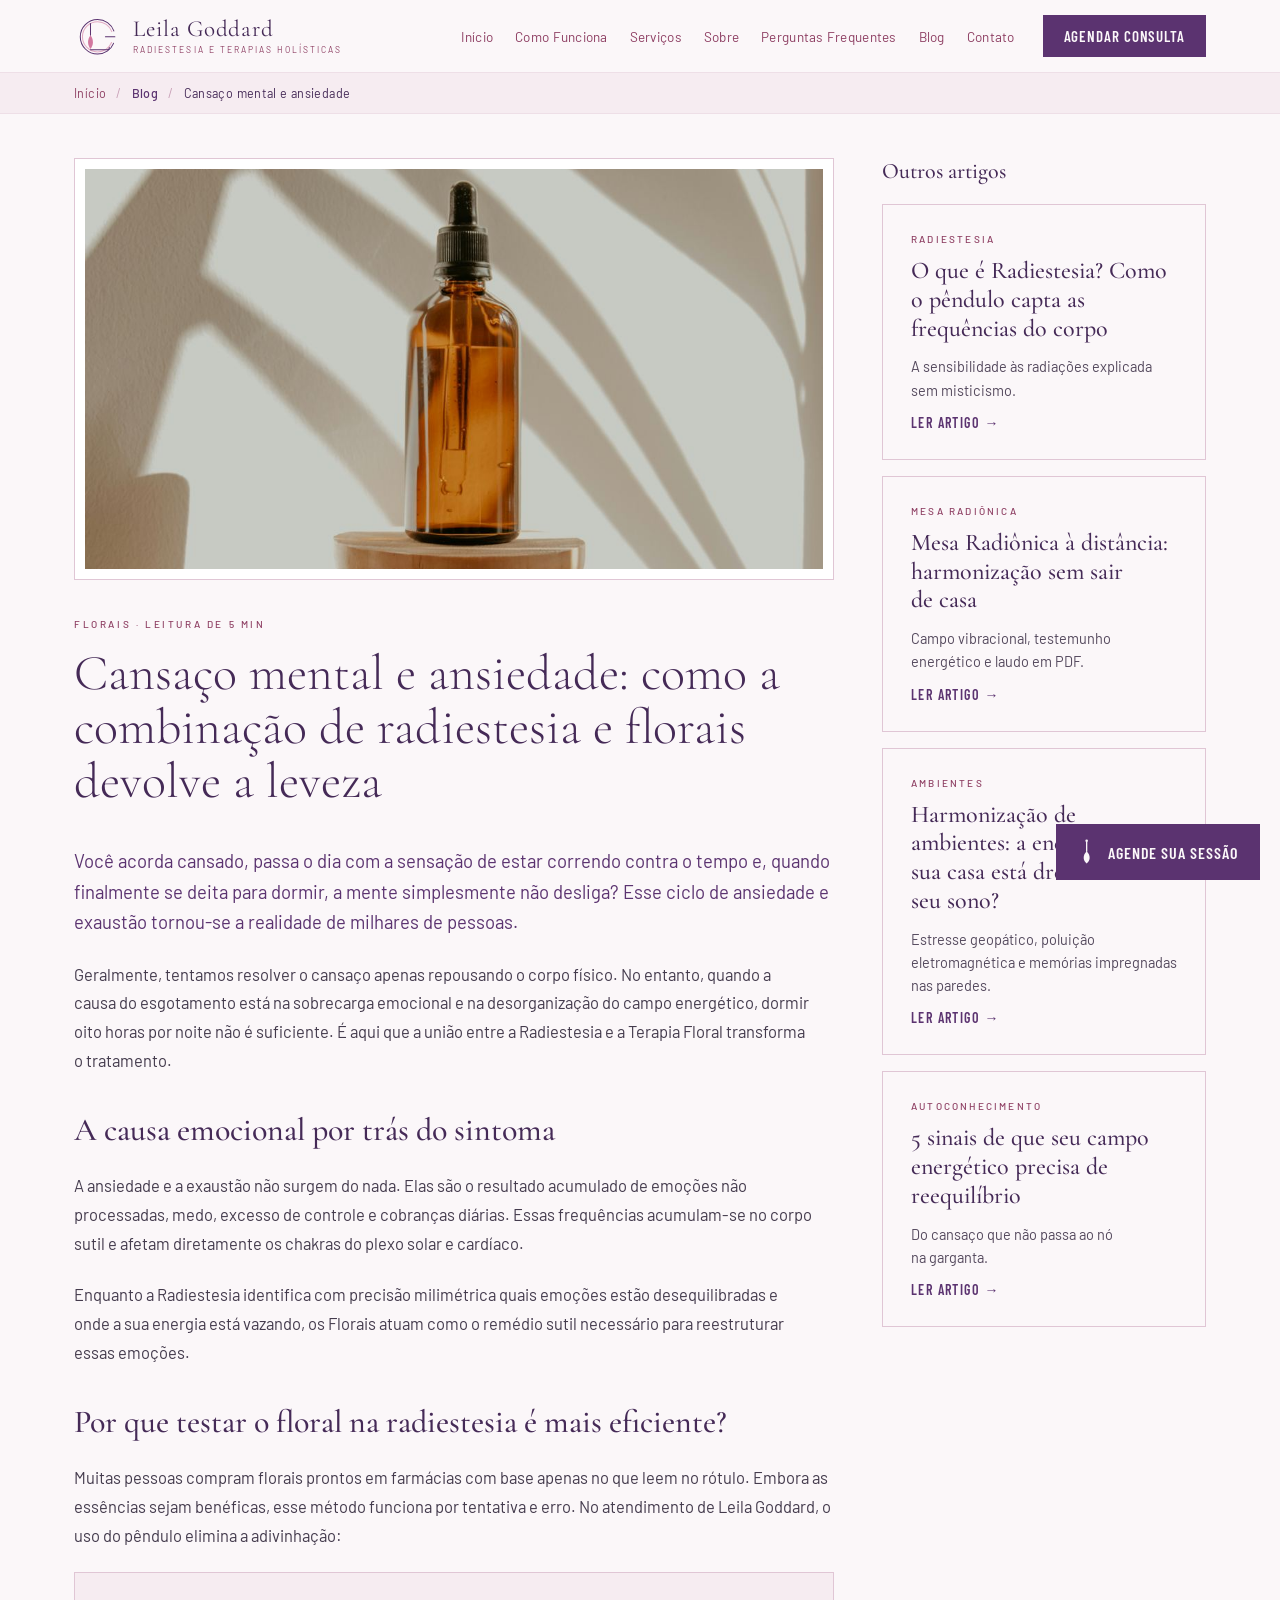
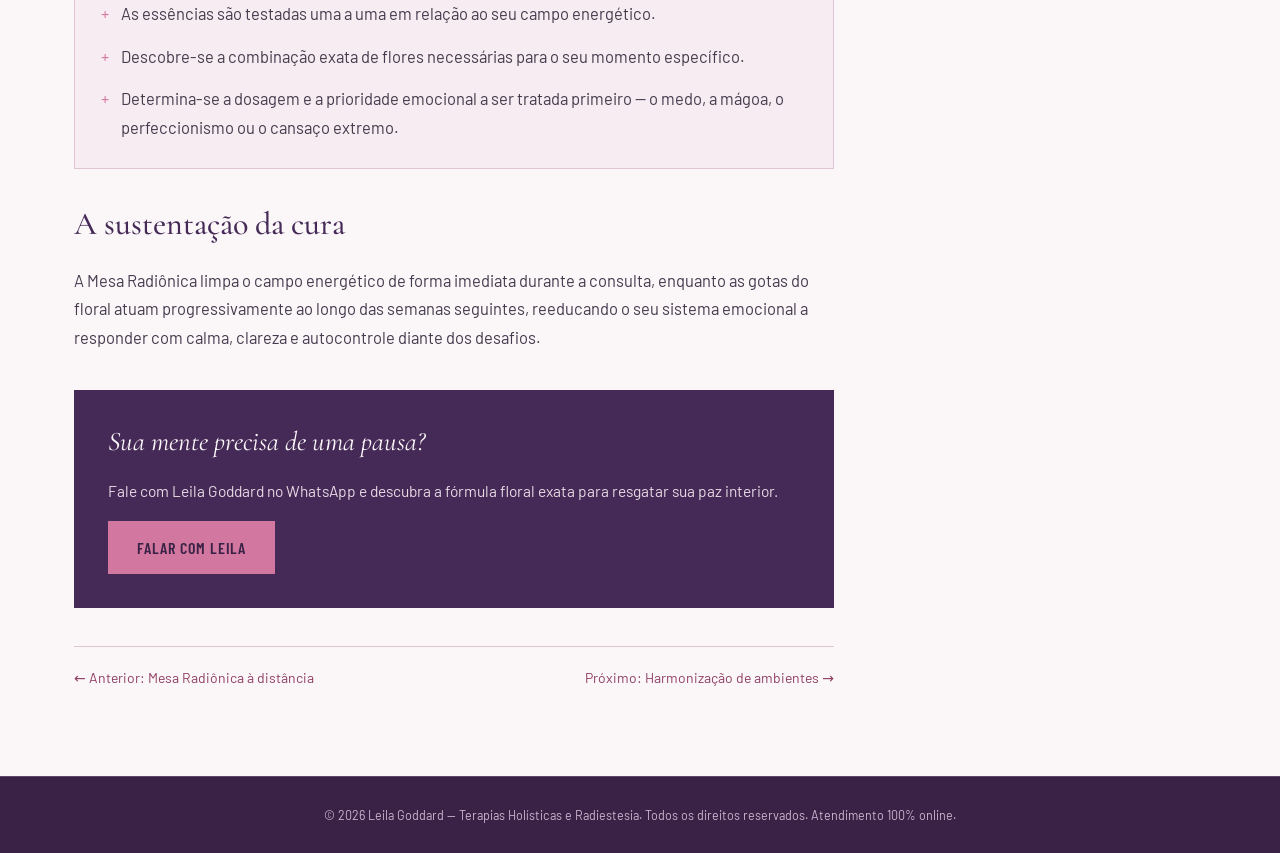
<file: blog/cansaco-mental-e-ansiedade.html>
<!DOCTYPE html>
<html lang="pt-BR">
<head>
<meta charset="utf-8">
<meta name="viewport" content="width=device-width, initial-scale=1">
<title>Cansaço Mental e Ansiedade — Blog Leila Goddard</title>
<meta name="description" content="Como a combinação de radiestesia e florais devolve a leveza para quem vive em ciclo de ansiedade e exaustão.">
<link rel="canonical" href="https://leilagoddard.com.br/blog/cansaco-mental-e-ansiedade.html">

<link rel="icon" type="image/svg+xml" href="../assets/favicon.svg">
<link rel="icon" type="image/png" sizes="32x32" href="../assets/favicon-32.png">
<link rel="icon" type="image/png" sizes="16x16" href="../assets/favicon-16.png">
<link rel="apple-touch-icon" sizes="180x180" href="../assets/apple-touch-icon.png">
<link rel="manifest" href="../site.webmanifest">
<meta name="theme-color" content="#5B3370">

<meta property="og:type" content="article">
<meta property="og:locale" content="pt_BR">
<meta property="og:site_name" content="Leila Goddard">
<meta property="og:title" content="Cansaço mental e ansiedade: como a combinação de radiestesia e florais devolve a leveza — Blog Leila Goddard">
<meta property="og:description" content="Como a combinação de radiestesia e florais devolve a leveza para quem vive em ciclo de ansiedade e exaustão.">
<meta property="og:url" content="https://leilagoddard.com.br/blog/cansaco-mental-e-ansiedade.html">
<meta property="og:image" content="https://leilagoddard.com.br/assets/blog/florais.jpg">
<meta property="og:image:width" content="1200">
<meta property="og:image:height" content="630">
<meta name="twitter:card" content="summary_large_image">
<meta name="twitter:title" content="Cansaço mental e ansiedade: como a combinação de radiestesia e florais devolve a leveza — Blog Leila Goddard">
<meta name="twitter:description" content="Como a combinação de radiestesia e florais devolve a leveza para quem vive em ciclo de ansiedade e exaustão.">
<meta name="twitter:image" content="https://leilagoddard.com.br/assets/blog/florais.jpg">

<link href="https://fonts.googleapis.com/css2?family=Cormorant+Garamond:ital,wght@0,300;0,400;0,500;1,300;1,400&family=Barlow:wght@300;400;500;600&family=Barlow+Condensed:wght@500;600&display=swap" rel="stylesheet">
<link rel="stylesheet" href="../css/style.css">
<script type="application/ld+json">
{
  "@context": "https://schema.org",
  "@type": "BlogPosting",
  "headline": "Cansaço mental e ansiedade: como a combinação de radiestesia e florais devolve a leveza",
  "description": "Como a combinação de radiestesia e florais devolve a leveza para quem vive em ciclo de ansiedade e exaustão.",
  "image": "https://leilagoddard.com.br/assets/blog/florais.jpg",
  "author": {
    "@type": "Person",
    "name": "Leila Goddard"
  },
  "publisher": {
    "@type": "Organization",
    "name": "Leila Goddard",
    "logo": {
      "@type": "ImageObject",
      "url": "https://leilagoddard.com.br/assets/apple-touch-icon.png"
    }
  },
  "datePublished": "2026-09-22",
  "dateModified": "2026-09-22",
  "mainEntityOfPage": {
    "@type": "WebPage",
    "@id": "https://leilagoddard.com.br/blog/cansaco-mental-e-ansiedade.html"
  }
}
</script>
<script type="application/ld+json">
{
  "@context": "https://schema.org",
  "@type": "BreadcrumbList",
  "itemListElement": [
    {
      "@type": "ListItem",
      "position": 1,
      "name": "Início",
      "item": "https://leilagoddard.com.br/"
    },
    {
      "@type": "ListItem",
      "position": 2,
      "name": "Blog",
      "item": "https://leilagoddard.com.br/blog/"
    },
    {
      "@type": "ListItem",
      "position": 3,
      "name": "Cansaço mental e ansiedade: como a combinação de radiestesia e florais devolve a leveza",
      "item": "https://leilagoddard.com.br/blog/cansaco-mental-e-ansiedade.html"
    }
  ]
}
</script>
</head>
<body>

<header class="site-header">
  <div class="wrap">
    <a href="../index.html" class="brand">
      <svg aria-hidden="true" focusable="false" viewBox="0 0 120 112" style="height:44px;overflow:visible" fill="none" stroke="#5B3370" stroke-width="2.6" stroke-linecap="round">
        <circle cx="60" cy="58" r="44" stroke-dasharray="242.5 34" stroke-dashoffset="-17"></circle>
        <circle cx="60" cy="58" r="38.5" stroke="#D2779F" stroke-opacity=".6" stroke-dasharray="212 30" stroke-dashoffset="-15"></circle>
        <line x1="80" y1="58" x2="104" y2="58"></line>
        <g class="pendulum-swing">
          <line x1="42" y1="24" x2="42" y2="54"></line>
          <path d="M42 54 C51 66 49.5 79 42 89 C34.5 79 33 66 42 54 Z" fill="#D2779F" stroke="none"></path>
        </g>
        <path d="M42 91 C58 91 74 91 84 91 C88.5 91 90 88.5 90 85"></path>
      </svg>
      <span style="display:flex;flex-direction:column;gap:3px">
        <span class="brand-name">Leila Goddard</span>
        <span class="brand-sub">Radiestesia e Terapias Holísticas</span>
      </span>
    </a>
    <button class="nav-toggle" id="navToggle" type="button" aria-label="Abrir menu" aria-expanded="false" aria-controls="siteNav">
      <span class="nav-toggle-bar"></span>
      <span class="nav-toggle-bar"></span>
      <span class="nav-toggle-bar"></span>
    </button>
    <div class="nav-wrap" id="siteNav">
      <nav class="main-nav">
        <a href="../index.html#inicio">Início</a>
        <a href="../index.html#metodo">Como Funciona</a>
        <a href="../index.html#servicos">Serviços</a>
        <a href="../index.html#sobre">Sobre</a>
        <a href="../index.html#faq">Perguntas Frequentes</a>
        <a href="../index.html#blog">Blog</a>
        <a href="../index.html#contato">Contato</a>
      </nav>
      <a href="../index.html#contato" class="btn btn-solid">Agendar Consulta</a>
    </div>
  </div>
</header>

<nav class="breadcrumbs" aria-label="Breadcrumb">
  <div class="wrap">
    <ol class="breadcrumb-list">
      <li><a href="../index.html">Início</a></li>
      <li class="sep" aria-hidden="true">/</li>
      <li><a href="index.html" class="current-link">Blog</a></li>
      <li class="sep" aria-hidden="true">/</li>
      <li aria-current="page" class="current">Cansaço mental e ansiedade</li>
    </ol>
  </div>
</nav>

<main class="post">
  <article class="post-main">
  <div class="post-hero">
    <img src="../assets/blog/florais.jpg" alt="Frasco de essência floral com conta-gotas em cima de um castiçal de madeira">
  </div>
  <header class="post-header">
    <span class="kicker">Florais · Leitura de 5 min</span>
    <h1>Cansaço mental e ansiedade: como a combinação de radiestesia e florais devolve a leveza</h1>
  </header>
  <div class="post-body">
    <p class="lede">Você acorda cansado, passa o dia com a sensação de estar correndo contra o tempo e, quando finalmente se deita para dormir, a mente simplesmente não desliga? Esse ciclo de ansiedade e exaustão tornou-se a realidade de milhares de pessoas.</p>
    <p>Geralmente, tentamos resolver o cansaço apenas repousando o corpo físico. No entanto, quando a causa do esgotamento está na sobrecarga emocional e na desorganização do campo energético, dormir oito horas por noite não é suficiente. É aqui que a união entre a Radiestesia e a Terapia Floral transforma o tratamento.</p>
    <h2>A causa emocional por trás do sintoma</h2>
    <p>A ansiedade e a exaustão não surgem do nada. Elas são o resultado acumulado de emoções não processadas, medo, excesso de controle e cobranças diárias. Essas frequências acumulam-se no corpo sutil e afetam diretamente os chakras do plexo solar e cardíaco.</p>
    <p>Enquanto a Radiestesia identifica com precisão milimétrica quais emoções estão desequilibradas e onde a sua energia está vazando, os Florais atuam como o remédio sutil necessário para reestruturar essas emoções.</p>
    <h2>Por que testar o floral na radiestesia é mais eficiente?</h2>
    <p>Muitas pessoas compram florais prontos em farmácias com base apenas no que leem no rótulo. Embora as essências sejam benéficas, esse método funciona por tentativa e erro. No atendimento de Leila Goddard, o uso do pêndulo elimina a adivinhação:</p>
    <ul class="post-list">
      <li><span>As essências são testadas uma a uma em relação ao seu campo energético.</span></li>
      <li><span>Descobre-se a combinação exata de flores necessárias para o seu momento específico.</span></li>
      <li><span>Determina-se a dosagem e a prioridade emocional a ser tratada primeiro — o medo, a mágoa, o perfeccionismo ou o cansaço extremo.</span></li>
    </ul>
    <h2>A sustentação da cura</h2>
    <p>A Mesa Radiônica limpa o campo energético de forma imediata durante a consulta, enquanto as gotas do floral atuam progressivamente ao longo das semanas seguintes, reeducando o seu sistema emocional a responder com calma, clareza e autocontrole diante dos desafios.</p>
  </div>
  <aside class="post-cta">
    <p class="lead">Sua mente precisa de uma pausa?</p>
    <p class="sub">Fale com Leila Goddard no WhatsApp e descubra a fórmula floral exata para resgatar sua paz interior.</p>
    <a href="https://wa.me/553175742707?text=Ol%C3%A1%20Leila%2C%20quero%20descobrir%20minha%20f%C3%B3rmula%20floral." target="_blank" rel="noopener" class="btn btn-pink">Falar com Leila</a>
  </aside>
  <nav class="post-nav">
    <a href="mesa-radionica-a-distancia.html">← Anterior: Mesa Radiônica à distância</a>
    <a href="harmonizacao-de-ambientes.html">Próximo: Harmonização de ambientes →</a>
  </nav>
  </article>

  <aside class="post-aside">
    <h2 class="post-aside-title">Outros artigos</h2>
    <div class="post-aside-list">
      <a href="o-que-e-radiestesia.html" class="teaser-card">
        <span class="kicker">Radiestesia</span>
        <span class="title">O que é Radiestesia? Como o pêndulo capta as frequências do corpo</span>
        <span class="excerpt">A sensibilidade às radiações explicada sem misticismo.</span>
        <span class="read-more">Ler artigo →</span>
      </a>
      <a href="mesa-radionica-a-distancia.html" class="teaser-card">
        <span class="kicker">Mesa Radiônica</span>
        <span class="title">Mesa Radiônica à distância: harmonização sem sair de casa</span>
        <span class="excerpt">Campo vibracional, testemunho energético e laudo em PDF.</span>
        <span class="read-more">Ler artigo →</span>
      </a>
      <a href="harmonizacao-de-ambientes.html" class="teaser-card">
        <span class="kicker">Ambientes</span>
        <span class="title">Harmonização de ambientes: a energia da sua casa está drenando seu sono?</span>
        <span class="excerpt">Estresse geopático, poluição eletromagnética e memórias impregnadas nas paredes.</span>
        <span class="read-more">Ler artigo →</span>
      </a>
      <a href="5-sinais-de-desequilibrio.html" class="teaser-card">
        <span class="kicker">Autoconhecimento</span>
        <span class="title">5 sinais de que seu campo energético precisa de reequilíbrio</span>
        <span class="excerpt">Do cansaço que não passa ao nó na garganta.</span>
        <span class="read-more">Ler artigo →</span>
      </a>
    </div>
  </aside>
</main>

<a href="https://wa.me/553175742707?text=Ol%C3%A1%20Leila%2C%20gostaria%20de%20agendar%20minha%20sess%C3%A3o." target="_blank" rel="noopener" class="wa-fab">
  <svg aria-hidden="true" focusable="false" viewBox="0 0 24 36" fill="none" stroke="currentColor" stroke-width="1.8" stroke-linecap="round">
    <circle cx="12" cy="2.5" r="1.8" fill="currentColor" stroke="none"></circle>
    <g class="pendulum-swing" style="transform-origin:12px 2.5px;animation-duration:3.6s">
      <line x1="12" y1="4" x2="12" y2="17"></line>
      <path d="M12 17 C18 23 17 30 12 34 C7 30 6 23 12 17 Z" fill="currentColor" stroke="none"></path>
    </g>
  </svg>
  <span class="label">Agende sua sessão</span>
</a>

<footer class="site-footer">
  <div class="wrap">© 2026 Leila Goddard — Terapias Holísticas e Radiestesia. Todos os direitos reservados. Atendimento 100% online.</div>
</footer>

<script src="../js/main.js"></script>
</body>
</html>
</file>
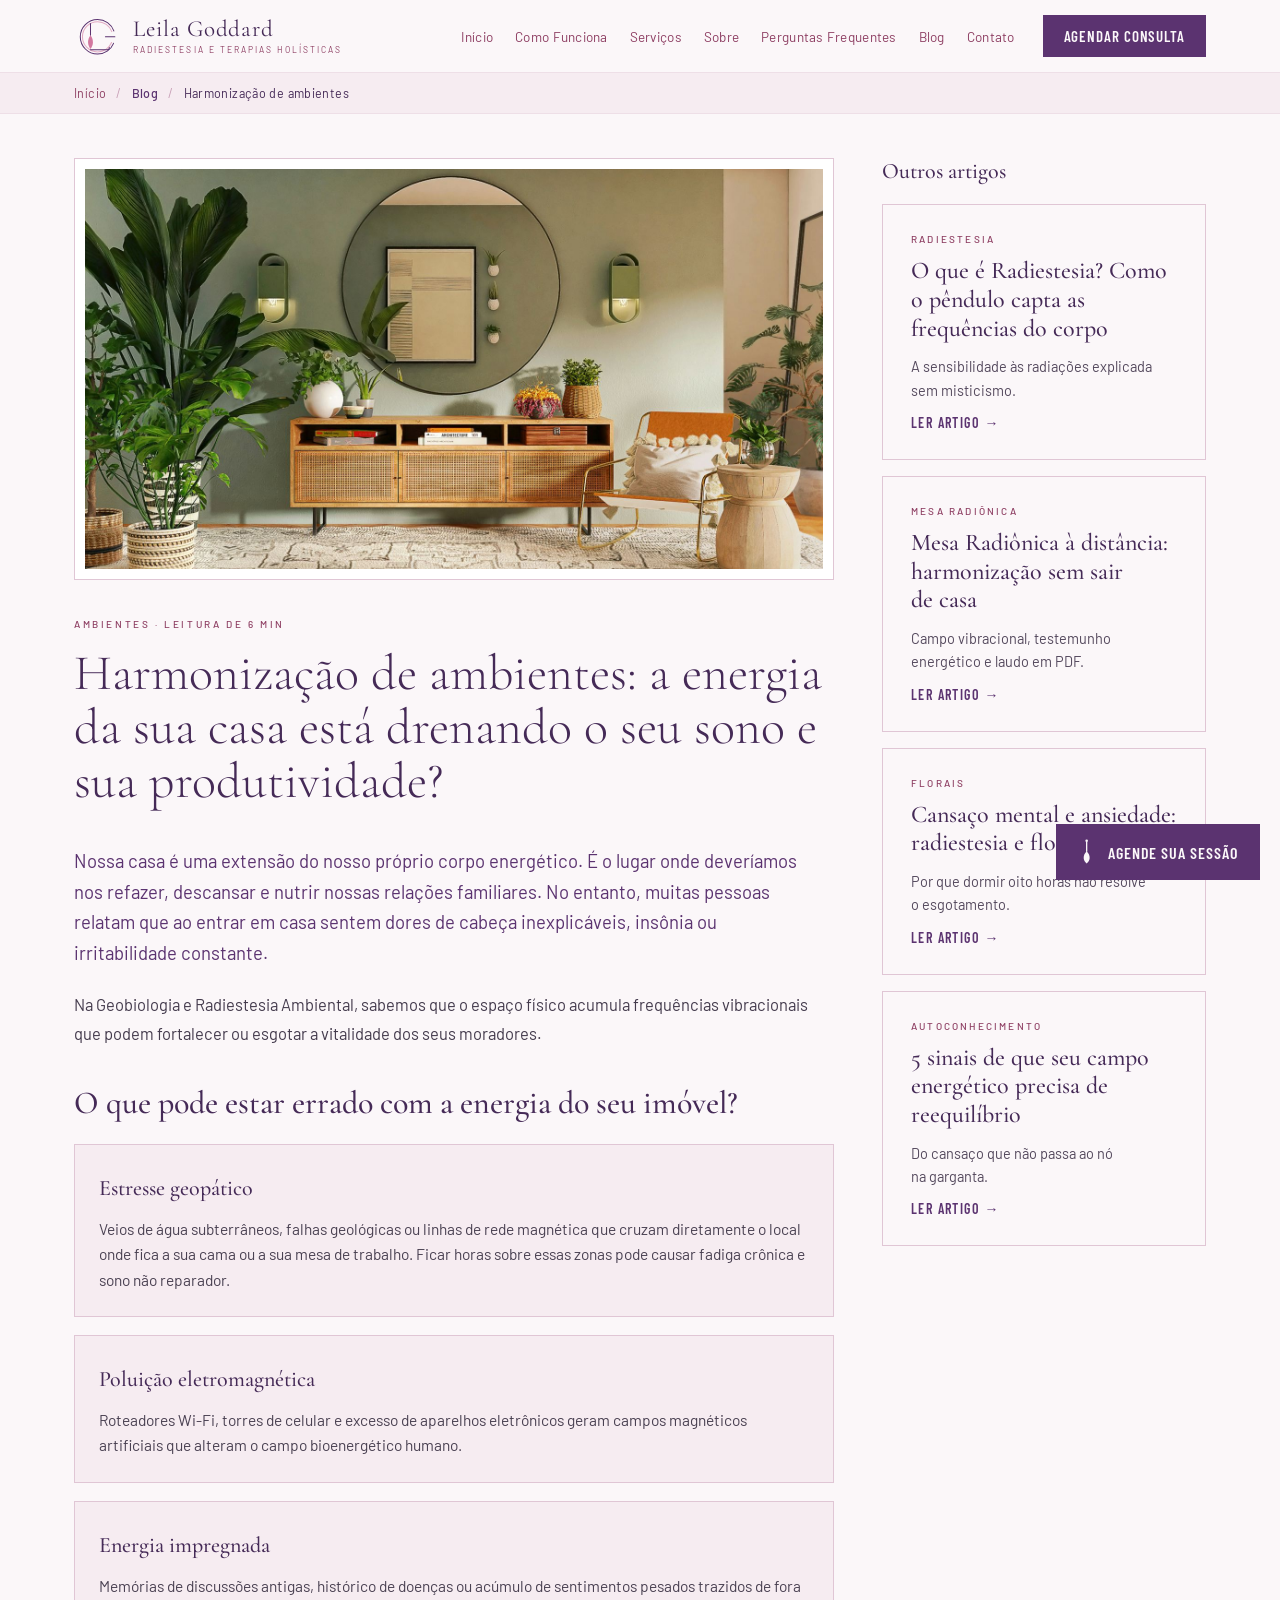
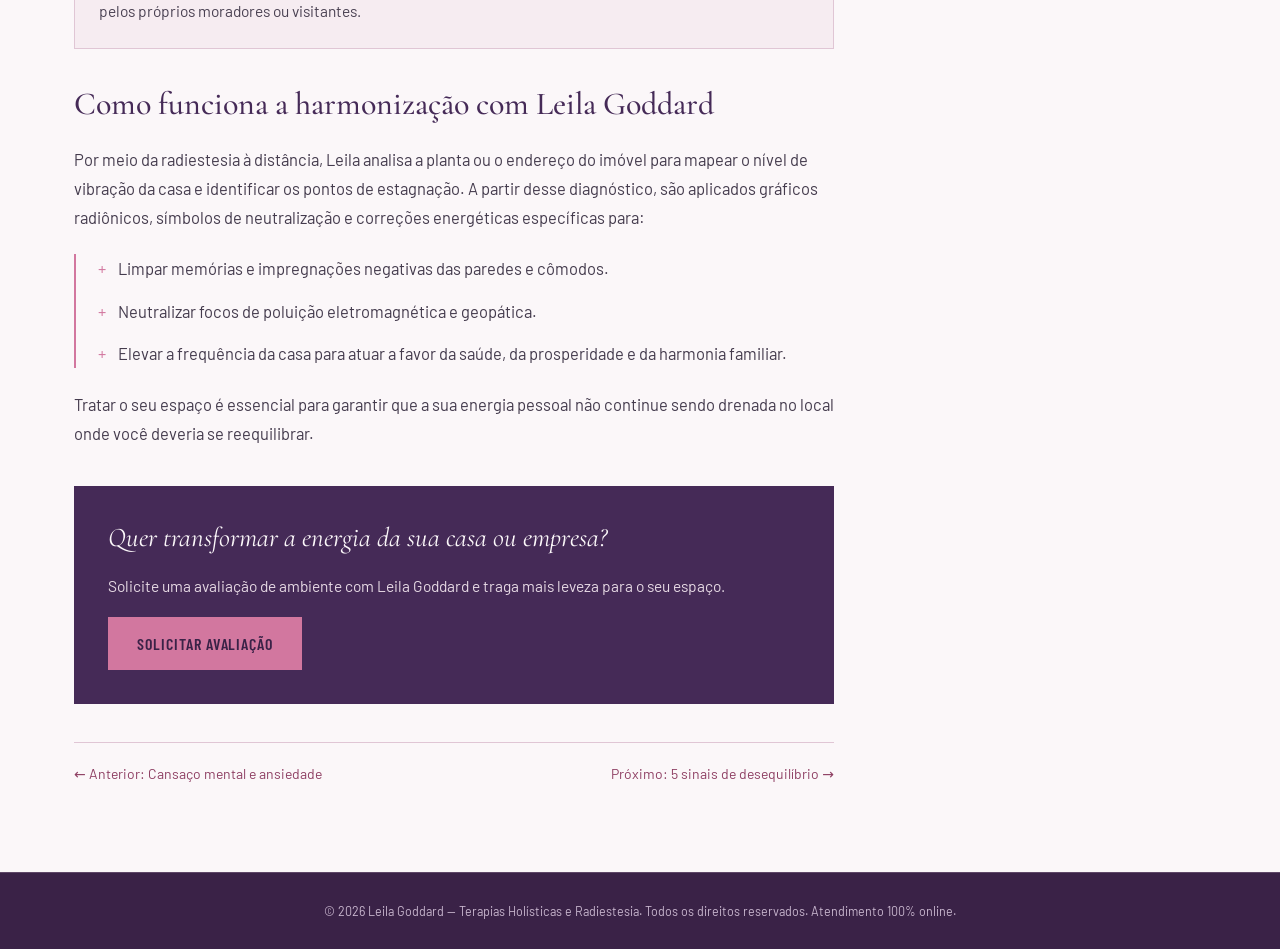
<file: blog/harmonizacao-de-ambientes.html>
<!DOCTYPE html>
<html lang="pt-BR">
<head>
<meta charset="utf-8">
<meta name="viewport" content="width=device-width, initial-scale=1">
<title>Harmonização de Ambientes — Blog Leila Goddard</title>
<meta name="description" content="Estresse geopático, poluição eletromagnética e energia impregnada: como a energia da sua casa pode estar drenando seu sono.">
<link rel="canonical" href="https://leilagoddard.com.br/blog/harmonizacao-de-ambientes.html">

<link rel="icon" type="image/svg+xml" href="../assets/favicon.svg">
<link rel="icon" type="image/png" sizes="32x32" href="../assets/favicon-32.png">
<link rel="icon" type="image/png" sizes="16x16" href="../assets/favicon-16.png">
<link rel="apple-touch-icon" sizes="180x180" href="../assets/apple-touch-icon.png">
<link rel="manifest" href="../site.webmanifest">
<meta name="theme-color" content="#5B3370">

<meta property="og:type" content="article">
<meta property="og:locale" content="pt_BR">
<meta property="og:site_name" content="Leila Goddard">
<meta property="og:title" content="Harmonização de ambientes: a energia da sua casa está drenando o seu sono e sua produtividade? — Blog Leila Goddard">
<meta property="og:description" content="Estresse geopático, poluição eletromagnética e energia impregnada: como a energia da sua casa pode estar drenando seu sono.">
<meta property="og:url" content="https://leilagoddard.com.br/blog/harmonizacao-de-ambientes.html">
<meta property="og:image" content="https://leilagoddard.com.br/assets/blog/ambientes.jpg">
<meta property="og:image:width" content="1200">
<meta property="og:image:height" content="630">
<meta name="twitter:card" content="summary_large_image">
<meta name="twitter:title" content="Harmonização de ambientes: a energia da sua casa está drenando o seu sono e sua produtividade? — Blog Leila Goddard">
<meta name="twitter:description" content="Estresse geopático, poluição eletromagnética e energia impregnada: como a energia da sua casa pode estar drenando seu sono.">
<meta name="twitter:image" content="https://leilagoddard.com.br/assets/blog/ambientes.jpg">

<link href="https://fonts.googleapis.com/css2?family=Cormorant+Garamond:ital,wght@0,300;0,400;0,500;1,300;1,400&family=Barlow:wght@300;400;500;600&family=Barlow+Condensed:wght@500;600&display=swap" rel="stylesheet">
<link rel="stylesheet" href="../css/style.css">
<script type="application/ld+json">
{
  "@context": "https://schema.org",
  "@type": "BlogPosting",
  "headline": "Harmonização de ambientes: a energia da sua casa está drenando o seu sono e sua produtividade?",
  "description": "Estresse geopático, poluição eletromagnética e energia impregnada: como a energia da sua casa pode estar drenando seu sono.",
  "image": "https://leilagoddard.com.br/assets/blog/ambientes.jpg",
  "author": {
    "@type": "Person",
    "name": "Leila Goddard"
  },
  "publisher": {
    "@type": "Organization",
    "name": "Leila Goddard",
    "logo": {
      "@type": "ImageObject",
      "url": "https://leilagoddard.com.br/assets/apple-touch-icon.png"
    }
  },
  "datePublished": "2026-09-22",
  "dateModified": "2026-09-22",
  "mainEntityOfPage": {
    "@type": "WebPage",
    "@id": "https://leilagoddard.com.br/blog/harmonizacao-de-ambientes.html"
  }
}
</script>
<script type="application/ld+json">
{
  "@context": "https://schema.org",
  "@type": "BreadcrumbList",
  "itemListElement": [
    {
      "@type": "ListItem",
      "position": 1,
      "name": "Início",
      "item": "https://leilagoddard.com.br/"
    },
    {
      "@type": "ListItem",
      "position": 2,
      "name": "Blog",
      "item": "https://leilagoddard.com.br/blog/"
    },
    {
      "@type": "ListItem",
      "position": 3,
      "name": "Harmonização de ambientes: a energia da sua casa está drenando o seu sono e sua produtividade?",
      "item": "https://leilagoddard.com.br/blog/harmonizacao-de-ambientes.html"
    }
  ]
}
</script>
</head>
<body>

<header class="site-header">
  <div class="wrap">
    <a href="../index.html" class="brand">
      <svg aria-hidden="true" focusable="false" viewBox="0 0 120 112" style="height:44px;overflow:visible" fill="none" stroke="#5B3370" stroke-width="2.6" stroke-linecap="round">
        <circle cx="60" cy="58" r="44" stroke-dasharray="242.5 34" stroke-dashoffset="-17"></circle>
        <circle cx="60" cy="58" r="38.5" stroke="#D2779F" stroke-opacity=".6" stroke-dasharray="212 30" stroke-dashoffset="-15"></circle>
        <line x1="80" y1="58" x2="104" y2="58"></line>
        <g class="pendulum-swing">
          <line x1="42" y1="24" x2="42" y2="54"></line>
          <path d="M42 54 C51 66 49.5 79 42 89 C34.5 79 33 66 42 54 Z" fill="#D2779F" stroke="none"></path>
        </g>
        <path d="M42 91 C58 91 74 91 84 91 C88.5 91 90 88.5 90 85"></path>
      </svg>
      <span style="display:flex;flex-direction:column;gap:3px">
        <span class="brand-name">Leila Goddard</span>
        <span class="brand-sub">Radiestesia e Terapias Holísticas</span>
      </span>
    </a>
    <button class="nav-toggle" id="navToggle" type="button" aria-label="Abrir menu" aria-expanded="false" aria-controls="siteNav">
      <span class="nav-toggle-bar"></span>
      <span class="nav-toggle-bar"></span>
      <span class="nav-toggle-bar"></span>
    </button>
    <div class="nav-wrap" id="siteNav">
      <nav class="main-nav">
        <a href="../index.html#inicio">Início</a>
        <a href="../index.html#metodo">Como Funciona</a>
        <a href="../index.html#servicos">Serviços</a>
        <a href="../index.html#sobre">Sobre</a>
        <a href="../index.html#faq">Perguntas Frequentes</a>
        <a href="../index.html#blog">Blog</a>
        <a href="../index.html#contato">Contato</a>
      </nav>
      <a href="../index.html#contato" class="btn btn-solid">Agendar Consulta</a>
    </div>
  </div>
</header>

<nav class="breadcrumbs" aria-label="Breadcrumb">
  <div class="wrap">
    <ol class="breadcrumb-list">
      <li><a href="../index.html">Início</a></li>
      <li class="sep" aria-hidden="true">/</li>
      <li><a href="index.html" class="current-link">Blog</a></li>
      <li class="sep" aria-hidden="true">/</li>
      <li aria-current="page" class="current">Harmonização de ambientes</li>
    </ol>
  </div>
</nav>

<main class="post">
  <article class="post-main">
  <div class="post-hero">
    <img src="../assets/blog/ambientes.jpg" alt="Sala de estar aconchegante com plantas, tapete e móveis de madeira">
  </div>
  <header class="post-header">
    <span class="kicker">Ambientes · Leitura de 6 min</span>
    <h1>Harmonização de ambientes: a energia da sua casa está drenando o seu sono e sua produtividade?</h1>
  </header>
  <div class="post-body">
    <p class="lede">Nossa casa é uma extensão do nosso próprio corpo energético. É o lugar onde deveríamos nos refazer, descansar e nutrir nossas relações familiares. No entanto, muitas pessoas relatam que ao entrar em casa sentem dores de cabeça inexplicáveis, insônia ou irritabilidade constante.</p>
    <p>Na Geobiologia e Radiestesia Ambiental, sabemos que o espaço físico acumula frequências vibracionais que podem fortalecer ou esgotar a vitalidade dos seus moradores.</p>
    <h2>O que pode estar errado com a energia do seu imóvel?</h2>
    <div class="post-cards">
      <div class="post-card">
        <strong>Estresse geopático</strong>
        <span>Veios de água subterrâneos, falhas geológicas ou linhas de rede magnética que cruzam diretamente o local onde fica a sua cama ou a sua mesa de trabalho. Ficar horas sobre essas zonas pode causar fadiga crônica e sono não reparador.</span>
      </div>
      <div class="post-card">
        <strong>Poluição eletromagnética</strong>
        <span>Roteadores Wi-Fi, torres de celular e excesso de aparelhos eletrônicos geram campos magnéticos artificiais que alteram o campo bioenergético humano.</span>
      </div>
      <div class="post-card">
        <strong>Energia impregnada</strong>
        <span>Memórias de discussões antigas, histórico de doenças ou acúmulo de sentimentos pesados trazidos de fora pelos próprios moradores ou visitantes.</span>
      </div>
    </div>
    <h2>Como funciona a harmonização com Leila Goddard</h2>
    <p>Por meio da radiestesia à distância, Leila analisa a planta ou o endereço do imóvel para mapear o nível de vibração da casa e identificar os pontos de estagnação. A partir desse diagnóstico, são aplicados gráficos radiônicos, símbolos de neutralização e correções energéticas específicas para:</p>
    <ul class="post-list rule">
      <li><span>Limpar memórias e impregnações negativas das paredes e cômodos.</span></li>
      <li><span>Neutralizar focos de poluição eletromagnética e geopática.</span></li>
      <li><span>Elevar a frequência da casa para atuar a favor da saúde, da prosperidade e da harmonia familiar.</span></li>
    </ul>
    <p>Tratar o seu espaço é essencial para garantir que a sua energia pessoal não continue sendo drenada no local onde você deveria se reequilibrar.</p>
  </div>
  <aside class="post-cta">
    <p class="lead">Quer transformar a energia da sua casa ou empresa?</p>
    <p class="sub">Solicite uma avaliação de ambiente com Leila Goddard e traga mais leveza para o seu espaço.</p>
    <a href="https://wa.me/553175742707?text=Ol%C3%A1%20Leila%2C%20quero%20uma%20avalia%C3%A7%C3%A3o%20de%20ambiente." target="_blank" rel="noopener" class="btn btn-pink">Solicitar avaliação</a>
  </aside>
  <nav class="post-nav">
    <a href="cansaco-mental-e-ansiedade.html">← Anterior: Cansaço mental e ansiedade</a>
    <a href="5-sinais-de-desequilibrio.html">Próximo: 5 sinais de desequilíbrio →</a>
  </nav>
  </article>

  <aside class="post-aside">
    <h2 class="post-aside-title">Outros artigos</h2>
    <div class="post-aside-list">
      <a href="o-que-e-radiestesia.html" class="teaser-card">
        <span class="kicker">Radiestesia</span>
        <span class="title">O que é Radiestesia? Como o pêndulo capta as frequências do corpo</span>
        <span class="excerpt">A sensibilidade às radiações explicada sem misticismo.</span>
        <span class="read-more">Ler artigo →</span>
      </a>
      <a href="mesa-radionica-a-distancia.html" class="teaser-card">
        <span class="kicker">Mesa Radiônica</span>
        <span class="title">Mesa Radiônica à distância: harmonização sem sair de casa</span>
        <span class="excerpt">Campo vibracional, testemunho energético e laudo em PDF.</span>
        <span class="read-more">Ler artigo →</span>
      </a>
      <a href="cansaco-mental-e-ansiedade.html" class="teaser-card">
        <span class="kicker">Florais</span>
        <span class="title">Cansaço mental e ansiedade: radiestesia e florais</span>
        <span class="excerpt">Por que dormir oito horas não resolve o esgotamento.</span>
        <span class="read-more">Ler artigo →</span>
      </a>
      <a href="5-sinais-de-desequilibrio.html" class="teaser-card">
        <span class="kicker">Autoconhecimento</span>
        <span class="title">5 sinais de que seu campo energético precisa de reequilíbrio</span>
        <span class="excerpt">Do cansaço que não passa ao nó na garganta.</span>
        <span class="read-more">Ler artigo →</span>
      </a>
    </div>
  </aside>
</main>

<a href="https://wa.me/553175742707?text=Ol%C3%A1%20Leila%2C%20gostaria%20de%20agendar%20minha%20sess%C3%A3o." target="_blank" rel="noopener" class="wa-fab">
  <svg aria-hidden="true" focusable="false" viewBox="0 0 24 36" fill="none" stroke="currentColor" stroke-width="1.8" stroke-linecap="round">
    <circle cx="12" cy="2.5" r="1.8" fill="currentColor" stroke="none"></circle>
    <g class="pendulum-swing" style="transform-origin:12px 2.5px;animation-duration:3.6s">
      <line x1="12" y1="4" x2="12" y2="17"></line>
      <path d="M12 17 C18 23 17 30 12 34 C7 30 6 23 12 17 Z" fill="currentColor" stroke="none"></path>
    </g>
  </svg>
  <span class="label">Agende sua sessão</span>
</a>

<footer class="site-footer">
  <div class="wrap">© 2026 Leila Goddard — Terapias Holísticas e Radiestesia. Todos os direitos reservados. Atendimento 100% online.</div>
</footer>

<script src="../js/main.js"></script>
</body>
</html>
</file>
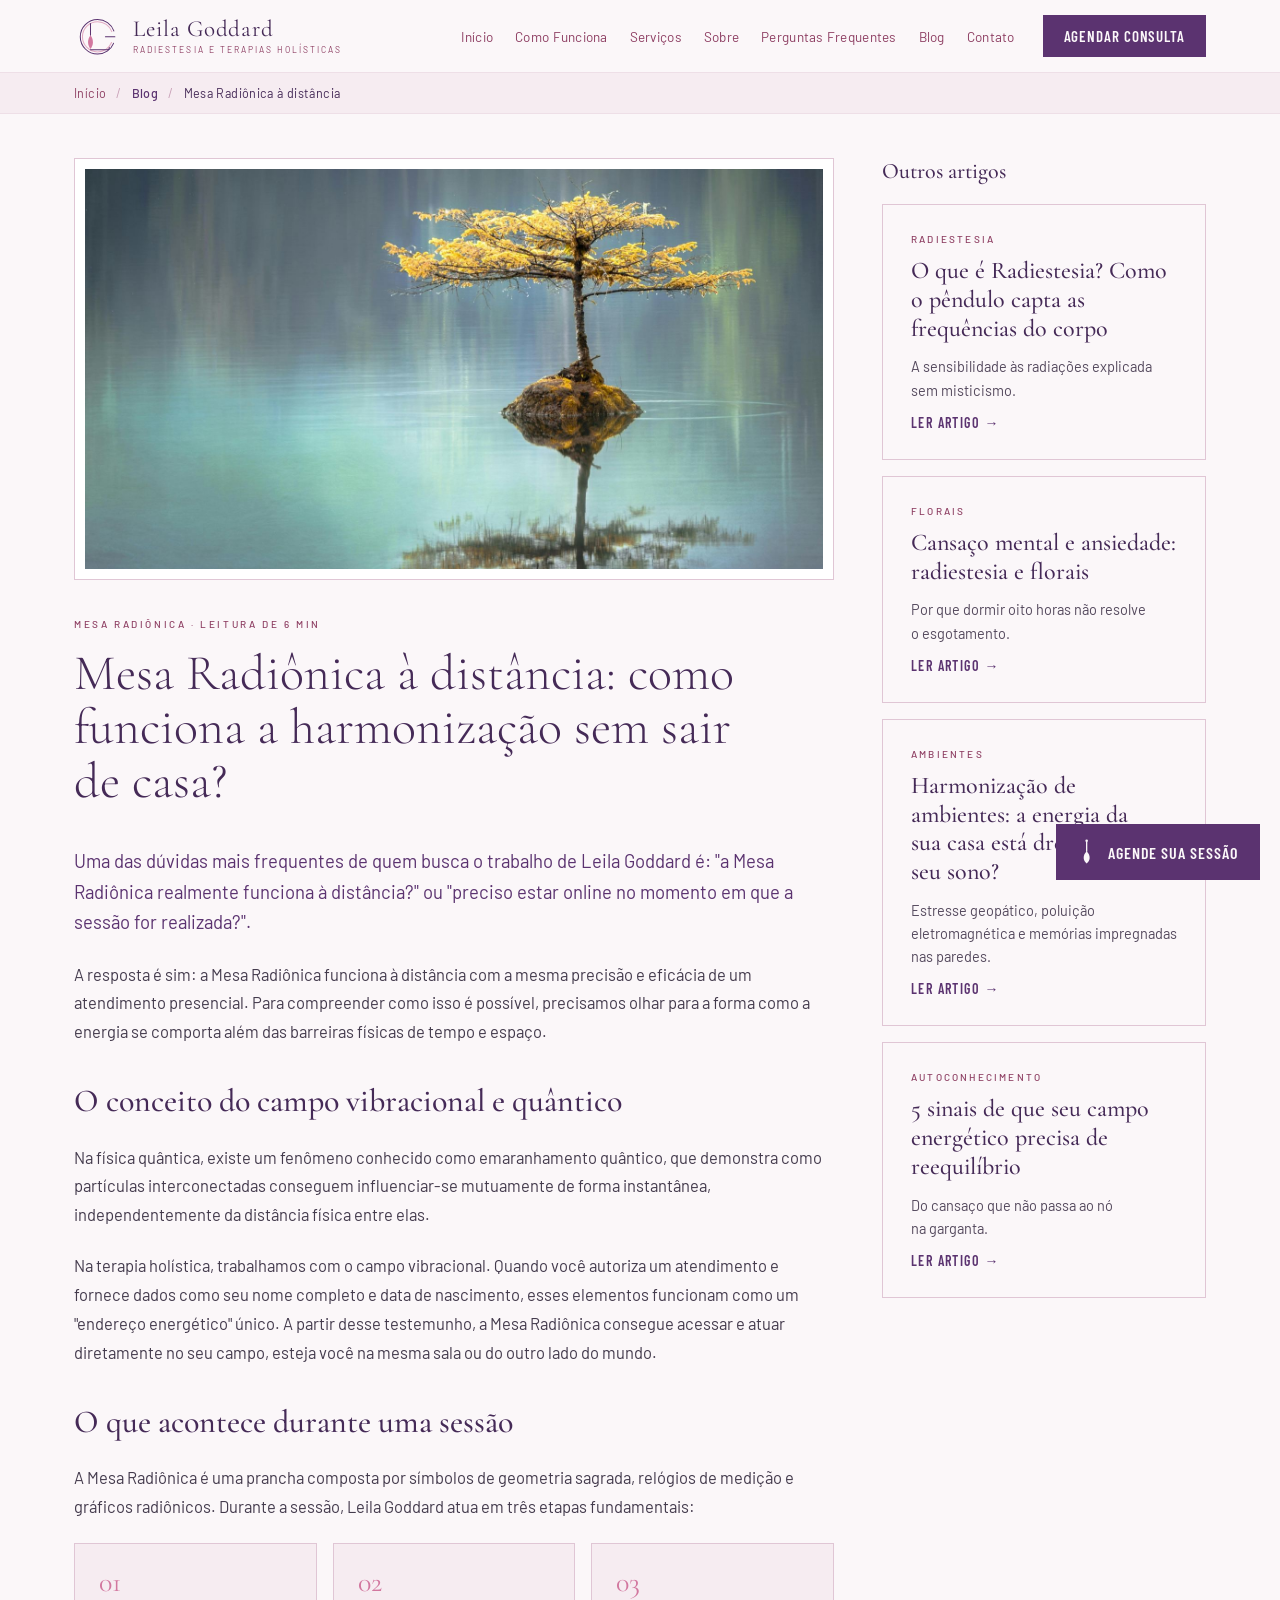
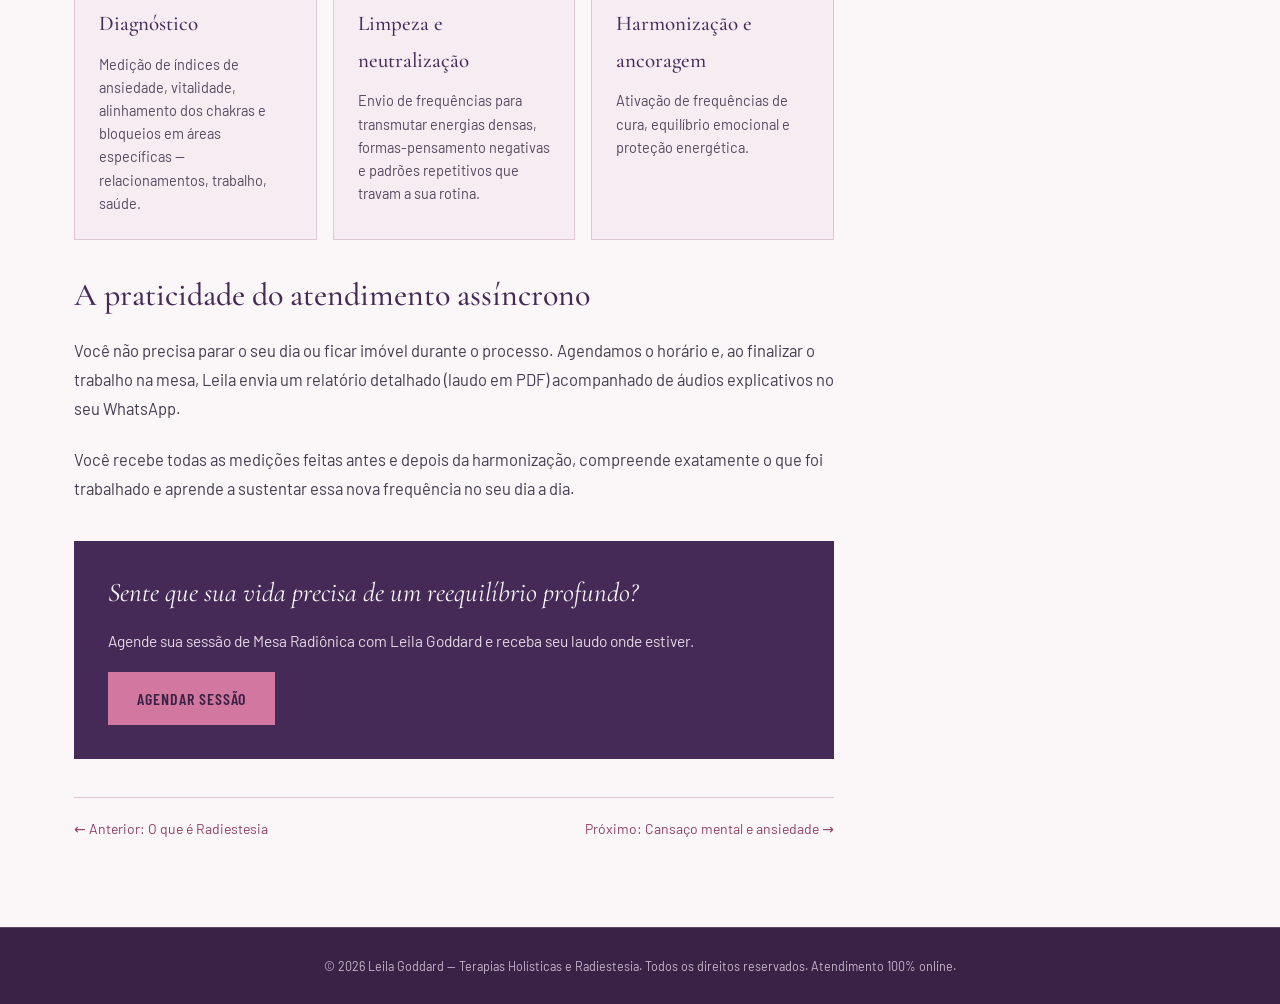
<file: blog/mesa-radionica-a-distancia.html>
<!DOCTYPE html>
<html lang="pt-BR">
<head>
<meta charset="utf-8">
<meta name="viewport" content="width=device-width, initial-scale=1">
<title>Mesa Radiônica à Distância — Blog Leila Goddard</title>
<meta name="description" content="Como funciona a harmonização na Mesa Radiônica sem sair de casa: campo vibracional, testemunho energético e laudo em PDF.">
<link rel="canonical" href="https://leilagoddard.com.br/blog/mesa-radionica-a-distancia.html">

<link rel="icon" type="image/svg+xml" href="../assets/favicon.svg">
<link rel="icon" type="image/png" sizes="32x32" href="../assets/favicon-32.png">
<link rel="icon" type="image/png" sizes="16x16" href="../assets/favicon-16.png">
<link rel="apple-touch-icon" sizes="180x180" href="../assets/apple-touch-icon.png">
<link rel="manifest" href="../site.webmanifest">
<meta name="theme-color" content="#5B3370">

<meta property="og:type" content="article">
<meta property="og:locale" content="pt_BR">
<meta property="og:site_name" content="Leila Goddard">
<meta property="og:title" content="Mesa Radiônica à distância: como funciona a harmonização sem sair de casa? — Blog Leila Goddard">
<meta property="og:description" content="Como funciona a harmonização na Mesa Radiônica sem sair de casa: campo vibracional, testemunho energético e laudo em PDF.">
<meta property="og:url" content="https://leilagoddard.com.br/blog/mesa-radionica-a-distancia.html">
<meta property="og:image" content="https://leilagoddard.com.br/assets/blog/mesa-radionica.jpg">
<meta property="og:image:width" content="1200">
<meta property="og:image:height" content="630">
<meta name="twitter:card" content="summary_large_image">
<meta name="twitter:title" content="Mesa Radiônica à distância: como funciona a harmonização sem sair de casa? — Blog Leila Goddard">
<meta name="twitter:description" content="Como funciona a harmonização na Mesa Radiônica sem sair de casa: campo vibracional, testemunho energético e laudo em PDF.">
<meta name="twitter:image" content="https://leilagoddard.com.br/assets/blog/mesa-radionica.jpg">

<link href="https://fonts.googleapis.com/css2?family=Cormorant+Garamond:ital,wght@0,300;0,400;0,500;1,300;1,400&family=Barlow:wght@300;400;500;600&family=Barlow+Condensed:wght@500;600&display=swap" rel="stylesheet">
<link rel="stylesheet" href="../css/style.css">
<script type="application/ld+json">
{
  "@context": "https://schema.org",
  "@type": "BlogPosting",
  "headline": "Mesa Radiônica à distância: como funciona a harmonização sem sair de casa?",
  "description": "Como funciona a harmonização na Mesa Radiônica sem sair de casa: campo vibracional, testemunho energético e laudo em PDF.",
  "image": "https://leilagoddard.com.br/assets/blog/mesa-radionica.jpg",
  "author": {
    "@type": "Person",
    "name": "Leila Goddard"
  },
  "publisher": {
    "@type": "Organization",
    "name": "Leila Goddard",
    "logo": {
      "@type": "ImageObject",
      "url": "https://leilagoddard.com.br/assets/apple-touch-icon.png"
    }
  },
  "datePublished": "2026-09-22",
  "dateModified": "2026-09-22",
  "mainEntityOfPage": {
    "@type": "WebPage",
    "@id": "https://leilagoddard.com.br/blog/mesa-radionica-a-distancia.html"
  }
}
</script>
<script type="application/ld+json">
{
  "@context": "https://schema.org",
  "@type": "BreadcrumbList",
  "itemListElement": [
    {
      "@type": "ListItem",
      "position": 1,
      "name": "Início",
      "item": "https://leilagoddard.com.br/"
    },
    {
      "@type": "ListItem",
      "position": 2,
      "name": "Blog",
      "item": "https://leilagoddard.com.br/blog/"
    },
    {
      "@type": "ListItem",
      "position": 3,
      "name": "Mesa Radiônica à distância: como funciona a harmonização sem sair de casa?",
      "item": "https://leilagoddard.com.br/blog/mesa-radionica-a-distancia.html"
    }
  ]
}
</script>
</head>
<body>

<header class="site-header">
  <div class="wrap">
    <a href="../index.html" class="brand">
      <svg aria-hidden="true" focusable="false" viewBox="0 0 120 112" style="height:44px;overflow:visible" fill="none" stroke="#5B3370" stroke-width="2.6" stroke-linecap="round">
        <circle cx="60" cy="58" r="44" stroke-dasharray="242.5 34" stroke-dashoffset="-17"></circle>
        <circle cx="60" cy="58" r="38.5" stroke="#D2779F" stroke-opacity=".6" stroke-dasharray="212 30" stroke-dashoffset="-15"></circle>
        <line x1="80" y1="58" x2="104" y2="58"></line>
        <g class="pendulum-swing">
          <line x1="42" y1="24" x2="42" y2="54"></line>
          <path d="M42 54 C51 66 49.5 79 42 89 C34.5 79 33 66 42 54 Z" fill="#D2779F" stroke="none"></path>
        </g>
        <path d="M42 91 C58 91 74 91 84 91 C88.5 91 90 88.5 90 85"></path>
      </svg>
      <span style="display:flex;flex-direction:column;gap:3px">
        <span class="brand-name">Leila Goddard</span>
        <span class="brand-sub">Radiestesia e Terapias Holísticas</span>
      </span>
    </a>
    <button class="nav-toggle" id="navToggle" type="button" aria-label="Abrir menu" aria-expanded="false" aria-controls="siteNav">
      <span class="nav-toggle-bar"></span>
      <span class="nav-toggle-bar"></span>
      <span class="nav-toggle-bar"></span>
    </button>
    <div class="nav-wrap" id="siteNav">
      <nav class="main-nav">
        <a href="../index.html#inicio">Início</a>
        <a href="../index.html#metodo">Como Funciona</a>
        <a href="../index.html#servicos">Serviços</a>
        <a href="../index.html#sobre">Sobre</a>
        <a href="../index.html#faq">Perguntas Frequentes</a>
        <a href="../index.html#blog">Blog</a>
        <a href="../index.html#contato">Contato</a>
      </nav>
      <a href="../index.html#contato" class="btn btn-solid">Agendar Consulta</a>
    </div>
  </div>
</header>

<nav class="breadcrumbs" aria-label="Breadcrumb">
  <div class="wrap">
    <ol class="breadcrumb-list">
      <li><a href="../index.html">Início</a></li>
      <li class="sep" aria-hidden="true">/</li>
      <li><a href="index.html" class="current-link">Blog</a></li>
      <li class="sep" aria-hidden="true">/</li>
      <li aria-current="page" class="current">Mesa Radiônica à distância</li>
    </ol>
  </div>
</nav>

<main class="post">
  <article class="post-main">
  <div class="post-hero">
    <img src="../assets/blog/mesa-radionica.jpg" alt="Árvore isolada refletida em um lago calmo">
  </div>
  <header class="post-header">
    <span class="kicker">Mesa Radiônica · Leitura de 6 min</span>
    <h1>Mesa Radiônica à distância: como funciona a harmonização sem sair de casa?</h1>
  </header>
  <div class="post-body">
    <p class="lede">Uma das dúvidas mais frequentes de quem busca o trabalho de Leila Goddard é: "a Mesa Radiônica realmente funciona à distância?" ou "preciso estar online no momento em que a sessão for realizada?".</p>
    <p>A resposta é sim: a Mesa Radiônica funciona à distância com a mesma precisão e eficácia de um atendimento presencial. Para compreender como isso é possível, precisamos olhar para a forma como a energia se comporta além das barreiras físicas de tempo e espaço.</p>
    <h2>O conceito do campo vibracional e quântico</h2>
    <p>Na física quântica, existe um fenômeno conhecido como emaranhamento quântico, que demonstra como partículas interconectadas conseguem influenciar-se mutuamente de forma instantânea, independentemente da distância física entre elas.</p>
    <p>Na terapia holística, trabalhamos com o campo vibracional. Quando você autoriza um atendimento e fornece dados como seu nome completo e data de nascimento, esses elementos funcionam como um "endereço energético" único. A partir desse testemunho, a Mesa Radiônica consegue acessar e atuar diretamente no seu campo, esteja você na mesma sala ou do outro lado do mundo.</p>
    <h2>O que acontece durante uma sessão</h2>
    <p>A Mesa Radiônica é uma prancha composta por símbolos de geometria sagrada, relógios de medição e gráficos radiônicos. Durante a sessão, Leila Goddard atua em três etapas fundamentais:</p>
    <div class="post-steps">
      <div class="post-step">
        <span class="num">01</span>
        <strong>Diagnóstico</strong>
        <span>Medição de índices de ansiedade, vitalidade, alinhamento dos chakras e bloqueios em áreas específicas — relacionamentos, trabalho, saúde.</span>
      </div>
      <div class="post-step">
        <span class="num">02</span>
        <strong>Limpeza e neutralização</strong>
        <span>Envio de frequências para transmutar energias densas, formas-pensamento negativas e padrões repetitivos que travam a sua rotina.</span>
      </div>
      <div class="post-step">
        <span class="num">03</span>
        <strong>Harmonização e ancoragem</strong>
        <span>Ativação de frequências de cura, equilíbrio emocional e proteção energética.</span>
      </div>
    </div>
    <h2>A praticidade do atendimento assíncrono</h2>
    <p>Você não precisa parar o seu dia ou ficar imóvel durante o processo. Agendamos o horário e, ao finalizar o trabalho na mesa, Leila envia um relatório detalhado (laudo em PDF) acompanhado de áudios explicativos no seu WhatsApp.</p>
    <p>Você recebe todas as medições feitas antes e depois da harmonização, compreende exatamente o que foi trabalhado e aprende a sustentar essa nova frequência no seu dia a dia.</p>
  </div>
  <aside class="post-cta">
    <p class="lead">Sente que sua vida precisa de um reequilíbrio profundo?</p>
    <p class="sub">Agende sua sessão de Mesa Radiônica com Leila Goddard e receba seu laudo onde estiver.</p>
    <a href="https://wa.me/553175742707?text=Ol%C3%A1%20Leila%2C%20quero%20agendar%20uma%20sess%C3%A3o%20de%20Mesa%20Radi%C3%B4nica." target="_blank" rel="noopener" class="btn btn-pink">Agendar sessão</a>
  </aside>
  <nav class="post-nav">
    <a href="o-que-e-radiestesia.html">← Anterior: O que é Radiestesia</a>
    <a href="cansaco-mental-e-ansiedade.html">Próximo: Cansaço mental e ansiedade →</a>
  </nav>
  </article>

  <aside class="post-aside">
    <h2 class="post-aside-title">Outros artigos</h2>
    <div class="post-aside-list">
      <a href="o-que-e-radiestesia.html" class="teaser-card">
        <span class="kicker">Radiestesia</span>
        <span class="title">O que é Radiestesia? Como o pêndulo capta as frequências do corpo</span>
        <span class="excerpt">A sensibilidade às radiações explicada sem misticismo.</span>
        <span class="read-more">Ler artigo →</span>
      </a>
      <a href="cansaco-mental-e-ansiedade.html" class="teaser-card">
        <span class="kicker">Florais</span>
        <span class="title">Cansaço mental e ansiedade: radiestesia e florais</span>
        <span class="excerpt">Por que dormir oito horas não resolve o esgotamento.</span>
        <span class="read-more">Ler artigo →</span>
      </a>
      <a href="harmonizacao-de-ambientes.html" class="teaser-card">
        <span class="kicker">Ambientes</span>
        <span class="title">Harmonização de ambientes: a energia da sua casa está drenando seu sono?</span>
        <span class="excerpt">Estresse geopático, poluição eletromagnética e memórias impregnadas nas paredes.</span>
        <span class="read-more">Ler artigo →</span>
      </a>
      <a href="5-sinais-de-desequilibrio.html" class="teaser-card">
        <span class="kicker">Autoconhecimento</span>
        <span class="title">5 sinais de que seu campo energético precisa de reequilíbrio</span>
        <span class="excerpt">Do cansaço que não passa ao nó na garganta.</span>
        <span class="read-more">Ler artigo →</span>
      </a>
    </div>
  </aside>
</main>

<a href="https://wa.me/553175742707?text=Ol%C3%A1%20Leila%2C%20gostaria%20de%20agendar%20minha%20sess%C3%A3o." target="_blank" rel="noopener" class="wa-fab">
  <svg aria-hidden="true" focusable="false" viewBox="0 0 24 36" fill="none" stroke="currentColor" stroke-width="1.8" stroke-linecap="round">
    <circle cx="12" cy="2.5" r="1.8" fill="currentColor" stroke="none"></circle>
    <g class="pendulum-swing" style="transform-origin:12px 2.5px;animation-duration:3.6s">
      <line x1="12" y1="4" x2="12" y2="17"></line>
      <path d="M12 17 C18 23 17 30 12 34 C7 30 6 23 12 17 Z" fill="currentColor" stroke="none"></path>
    </g>
  </svg>
  <span class="label">Agende sua sessão</span>
</a>

<footer class="site-footer">
  <div class="wrap">© 2026 Leila Goddard — Terapias Holísticas e Radiestesia. Todos os direitos reservados. Atendimento 100% online.</div>
</footer>

<script src="../js/main.js"></script>
</body>
</html>
</file>
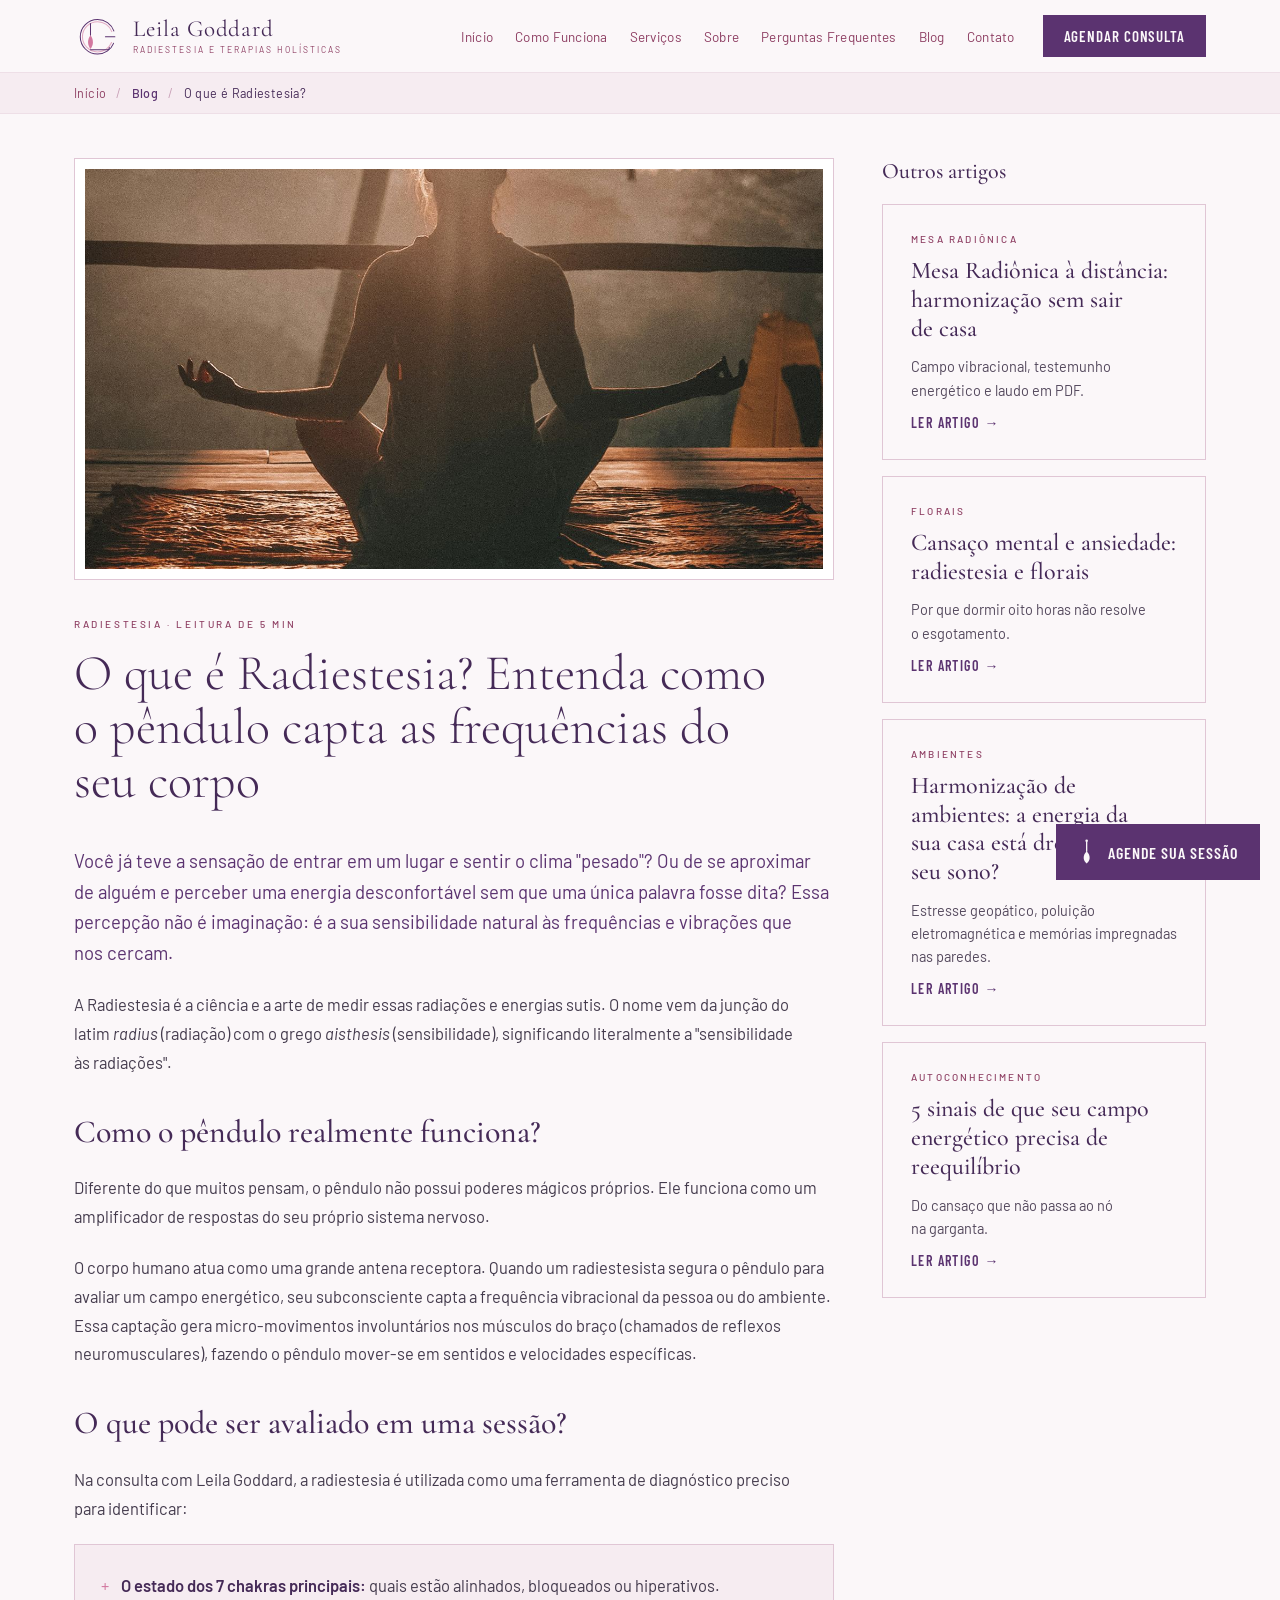
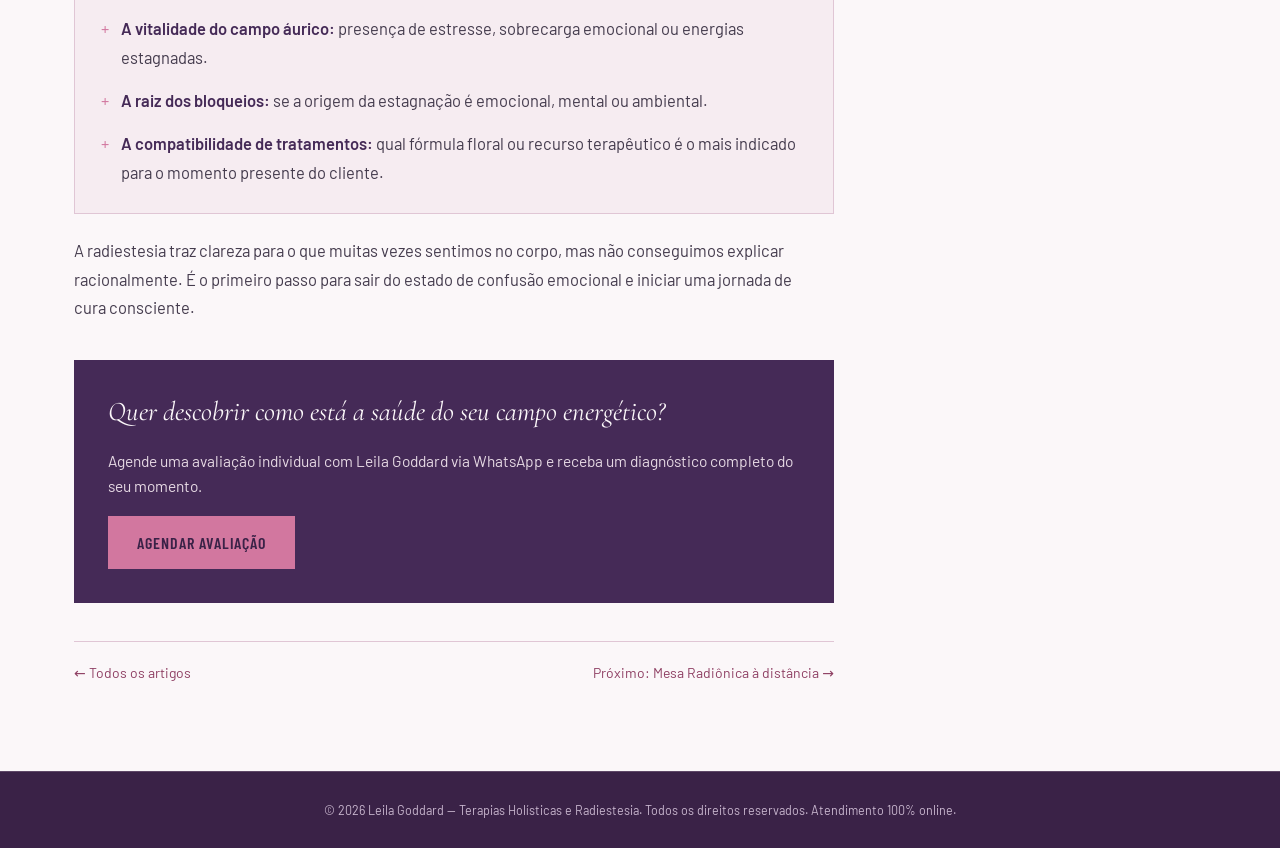
<file: blog/o-que-e-radiestesia.html>
<!DOCTYPE html>
<html lang="pt-BR">
<head>
<meta charset="utf-8">
<meta name="viewport" content="width=device-width, initial-scale=1">
<title>O que é Radiestesia? — Blog Leila Goddard</title>
<meta name="description" content="Entenda como o pêndulo capta as frequências do seu corpo, sem misticismo: o funcionamento real da radiestesia.">
<link rel="canonical" href="https://leilagoddard.com.br/blog/o-que-e-radiestesia.html">

<link rel="icon" type="image/svg+xml" href="../assets/favicon.svg">
<link rel="icon" type="image/png" sizes="32x32" href="../assets/favicon-32.png">
<link rel="icon" type="image/png" sizes="16x16" href="../assets/favicon-16.png">
<link rel="apple-touch-icon" sizes="180x180" href="../assets/apple-touch-icon.png">
<link rel="manifest" href="../site.webmanifest">
<meta name="theme-color" content="#5B3370">

<meta property="og:type" content="article">
<meta property="og:locale" content="pt_BR">
<meta property="og:site_name" content="Leila Goddard">
<meta property="og:title" content="O que é Radiestesia? Entenda como o pêndulo capta as frequências do seu corpo — Blog Leila Goddard">
<meta property="og:description" content="Entenda como o pêndulo capta as frequências do seu corpo, sem misticismo: o funcionamento real da radiestesia.">
<meta property="og:url" content="https://leilagoddard.com.br/blog/o-que-e-radiestesia.html">
<meta property="og:image" content="https://leilagoddard.com.br/assets/blog/radiestesia.jpg">
<meta property="og:image:width" content="1200">
<meta property="og:image:height" content="630">
<meta name="twitter:card" content="summary_large_image">
<meta name="twitter:title" content="O que é Radiestesia? Entenda como o pêndulo capta as frequências do seu corpo — Blog Leila Goddard">
<meta name="twitter:description" content="Entenda como o pêndulo capta as frequências do seu corpo, sem misticismo: o funcionamento real da radiestesia.">
<meta name="twitter:image" content="https://leilagoddard.com.br/assets/blog/radiestesia.jpg">

<link href="https://fonts.googleapis.com/css2?family=Cormorant+Garamond:ital,wght@0,300;0,400;0,500;1,300;1,400&family=Barlow:wght@300;400;500;600&family=Barlow+Condensed:wght@500;600&display=swap" rel="stylesheet">
<link rel="stylesheet" href="../css/style.css">
<script type="application/ld+json">
{
  "@context": "https://schema.org",
  "@type": "BlogPosting",
  "headline": "O que é Radiestesia? Entenda como o pêndulo capta as frequências do seu corpo",
  "description": "Entenda como o pêndulo capta as frequências do seu corpo, sem misticismo: o funcionamento real da radiestesia.",
  "image": "https://leilagoddard.com.br/assets/blog/radiestesia.jpg",
  "author": {
    "@type": "Person",
    "name": "Leila Goddard"
  },
  "publisher": {
    "@type": "Organization",
    "name": "Leila Goddard",
    "logo": {
      "@type": "ImageObject",
      "url": "https://leilagoddard.com.br/assets/apple-touch-icon.png"
    }
  },
  "datePublished": "2026-09-22",
  "dateModified": "2026-09-22",
  "mainEntityOfPage": {
    "@type": "WebPage",
    "@id": "https://leilagoddard.com.br/blog/o-que-e-radiestesia.html"
  }
}
</script>
<script type="application/ld+json">
{
  "@context": "https://schema.org",
  "@type": "BreadcrumbList",
  "itemListElement": [
    {
      "@type": "ListItem",
      "position": 1,
      "name": "Início",
      "item": "https://leilagoddard.com.br/"
    },
    {
      "@type": "ListItem",
      "position": 2,
      "name": "Blog",
      "item": "https://leilagoddard.com.br/blog/"
    },
    {
      "@type": "ListItem",
      "position": 3,
      "name": "O que é Radiestesia? Entenda como o pêndulo capta as frequências do seu corpo",
      "item": "https://leilagoddard.com.br/blog/o-que-e-radiestesia.html"
    }
  ]
}
</script>
</head>
<body>

<header class="site-header">
  <div class="wrap">
    <a href="../index.html" class="brand">
      <svg aria-hidden="true" focusable="false" viewBox="0 0 120 112" style="height:44px;overflow:visible" fill="none" stroke="#5B3370" stroke-width="2.6" stroke-linecap="round">
        <circle cx="60" cy="58" r="44" stroke-dasharray="242.5 34" stroke-dashoffset="-17"></circle>
        <circle cx="60" cy="58" r="38.5" stroke="#D2779F" stroke-opacity=".6" stroke-dasharray="212 30" stroke-dashoffset="-15"></circle>
        <line x1="80" y1="58" x2="104" y2="58"></line>
        <g class="pendulum-swing">
          <line x1="42" y1="24" x2="42" y2="54"></line>
          <path d="M42 54 C51 66 49.5 79 42 89 C34.5 79 33 66 42 54 Z" fill="#D2779F" stroke="none"></path>
        </g>
        <path d="M42 91 C58 91 74 91 84 91 C88.5 91 90 88.5 90 85"></path>
      </svg>
      <span style="display:flex;flex-direction:column;gap:3px">
        <span class="brand-name">Leila Goddard</span>
        <span class="brand-sub">Radiestesia e Terapias Holísticas</span>
      </span>
    </a>
    <button class="nav-toggle" id="navToggle" type="button" aria-label="Abrir menu" aria-expanded="false" aria-controls="siteNav">
      <span class="nav-toggle-bar"></span>
      <span class="nav-toggle-bar"></span>
      <span class="nav-toggle-bar"></span>
    </button>
    <div class="nav-wrap" id="siteNav">
      <nav class="main-nav">
        <a href="../index.html#inicio">Início</a>
        <a href="../index.html#metodo">Como Funciona</a>
        <a href="../index.html#servicos">Serviços</a>
        <a href="../index.html#sobre">Sobre</a>
        <a href="../index.html#faq">Perguntas Frequentes</a>
        <a href="../index.html#blog">Blog</a>
        <a href="../index.html#contato">Contato</a>
      </nav>
      <a href="../index.html#contato" class="btn btn-solid">Agendar Consulta</a>
    </div>
  </div>
</header>

<nav class="breadcrumbs" aria-label="Breadcrumb">
  <div class="wrap">
    <ol class="breadcrumb-list">
      <li><a href="../index.html">Início</a></li>
      <li class="sep" aria-hidden="true">/</li>
      <li><a href="index.html" class="current-link">Blog</a></li>
      <li class="sep" aria-hidden="true">/</li>
      <li aria-current="page" class="current">O que é Radiestesia?</li>
    </ol>
  </div>
</nav>

<main class="post">
  <article class="post-main">
  <div class="post-hero">
    <img src="../assets/blog/radiestesia.jpg" alt="Pessoa meditando ao amanhecer, em posição de lótus">
  </div>
  <header class="post-header">
    <span class="kicker">Radiestesia · Leitura de 5 min</span>
    <h1>O que é Radiestesia? Entenda como o pêndulo capta as frequências do seu corpo</h1>
  </header>
  <div class="post-body">
    <p class="lede">Você já teve a sensação de entrar em um lugar e sentir o clima "pesado"? Ou de se aproximar de alguém e perceber uma energia desconfortável sem que uma única palavra fosse dita? Essa percepção não é imaginação: é a sua sensibilidade natural às frequências e vibrações que nos cercam.</p>
    <p>A Radiestesia é a ciência e a arte de medir essas radiações e energias sutis. O nome vem da junção do latim <em>radius</em> (radiação) com o grego <em>aisthesis</em> (sensibilidade), significando literalmente a "sensibilidade às radiações".</p>
    <h2>Como o pêndulo realmente funciona?</h2>
    <p>Diferente do que muitos pensam, o pêndulo não possui poderes mágicos próprios. Ele funciona como um amplificador de respostas do seu próprio sistema nervoso.</p>
    <p>O corpo humano atua como uma grande antena receptora. Quando um radiestesista segura o pêndulo para avaliar um campo energético, seu subconsciente capta a frequência vibracional da pessoa ou do ambiente. Essa captação gera micro-movimentos involuntários nos músculos do braço (chamados de reflexos neuromusculares), fazendo o pêndulo mover-se em sentidos e velocidades específicas.</p>
    <h2>O que pode ser avaliado em uma sessão?</h2>
    <p>Na consulta com Leila Goddard, a radiestesia é utilizada como uma ferramenta de diagnóstico preciso para identificar:</p>
    <ul class="post-list">
      <li><span><strong style="font-weight:600;color:#452A57">O estado dos 7 chakras principais:</strong> quais estão alinhados, bloqueados ou hiperativos.</span></li>
      <li><span><strong style="font-weight:600;color:#452A57">A vitalidade do campo áurico:</strong> presença de estresse, sobrecarga emocional ou energias estagnadas.</span></li>
      <li><span><strong style="font-weight:600;color:#452A57">A raiz dos bloqueios:</strong> se a origem da estagnação é emocional, mental ou ambiental.</span></li>
      <li><span><strong style="font-weight:600;color:#452A57">A compatibilidade de tratamentos:</strong> qual fórmula floral ou recurso terapêutico é o mais indicado para o momento presente do cliente.</span></li>
    </ul>
    <p>A radiestesia traz clareza para o que muitas vezes sentimos no corpo, mas não conseguimos explicar racionalmente. É o primeiro passo para sair do estado de confusão emocional e iniciar uma jornada de cura consciente.</p>
  </div>
  <aside class="post-cta">
    <p class="lead">Quer descobrir como está a saúde do seu campo energético?</p>
    <p class="sub">Agende uma avaliação individual com Leila Goddard via WhatsApp e receba um diagnóstico completo do seu momento.</p>
    <a href="https://wa.me/553175742707?text=Ol%C3%A1%20Leila%2C%20quero%20agendar%20uma%20avalia%C3%A7%C3%A3o%20do%20meu%20campo%20energ%C3%A9tico." target="_blank" rel="noopener" class="btn btn-pink">Agendar avaliação</a>
  </aside>
  <nav class="post-nav">
    <a href="index.html">← Todos os artigos</a>
    <a href="mesa-radionica-a-distancia.html">Próximo: Mesa Radiônica à distância →</a>
  </nav>
  </article>

  <aside class="post-aside">
    <h2 class="post-aside-title">Outros artigos</h2>
    <div class="post-aside-list">
      <a href="mesa-radionica-a-distancia.html" class="teaser-card">
        <span class="kicker">Mesa Radiônica</span>
        <span class="title">Mesa Radiônica à distância: harmonização sem sair de casa</span>
        <span class="excerpt">Campo vibracional, testemunho energético e laudo em PDF.</span>
        <span class="read-more">Ler artigo →</span>
      </a>
      <a href="cansaco-mental-e-ansiedade.html" class="teaser-card">
        <span class="kicker">Florais</span>
        <span class="title">Cansaço mental e ansiedade: radiestesia e florais</span>
        <span class="excerpt">Por que dormir oito horas não resolve o esgotamento.</span>
        <span class="read-more">Ler artigo →</span>
      </a>
      <a href="harmonizacao-de-ambientes.html" class="teaser-card">
        <span class="kicker">Ambientes</span>
        <span class="title">Harmonização de ambientes: a energia da sua casa está drenando seu sono?</span>
        <span class="excerpt">Estresse geopático, poluição eletromagnética e memórias impregnadas nas paredes.</span>
        <span class="read-more">Ler artigo →</span>
      </a>
      <a href="5-sinais-de-desequilibrio.html" class="teaser-card">
        <span class="kicker">Autoconhecimento</span>
        <span class="title">5 sinais de que seu campo energético precisa de reequilíbrio</span>
        <span class="excerpt">Do cansaço que não passa ao nó na garganta.</span>
        <span class="read-more">Ler artigo →</span>
      </a>
    </div>
  </aside>
</main>

<a href="https://wa.me/553175742707?text=Ol%C3%A1%20Leila%2C%20gostaria%20de%20agendar%20minha%20sess%C3%A3o." target="_blank" rel="noopener" class="wa-fab">
  <svg aria-hidden="true" focusable="false" viewBox="0 0 24 36" fill="none" stroke="currentColor" stroke-width="1.8" stroke-linecap="round">
    <circle cx="12" cy="2.5" r="1.8" fill="currentColor" stroke="none"></circle>
    <g class="pendulum-swing" style="transform-origin:12px 2.5px;animation-duration:3.6s">
      <line x1="12" y1="4" x2="12" y2="17"></line>
      <path d="M12 17 C18 23 17 30 12 34 C7 30 6 23 12 17 Z" fill="currentColor" stroke="none"></path>
    </g>
  </svg>
  <span class="label">Agende sua sessão</span>
</a>

<footer class="site-footer">
  <div class="wrap">© 2026 Leila Goddard — Terapias Holísticas e Radiestesia. Todos os direitos reservados. Atendimento 100% online.</div>
</footer>

<script src="../js/main.js"></script>
</body>
</html>
</file>
<file: css/style.css>
/* ===== Leila Goddard — Radiestesia e Terapias Holísticas ===== */

:root {
  --bg: #FBF7F9;
  --bg-alt: #F6ECF1;
  --surface: #EFDCE6;
  --border: #E0C6D5;
  --border-soft: #EEDFE7;
  --ink: #3D3344;
  --ink-soft: #4A4152;
  --ink-mute: #554A5E;
  --ink-faint: #6B5D74;
  --purple-900: #3A2247;
  --purple-800: #452A57;
  --purple-700: #5B3370;
  --pink-600: #8E3F63;
  --pink-500: #D2779F;
  --pink-400: #E29BB8;
  --cream: #F0DCE7;
}

* { box-sizing: border-box; }

html { scroll-behavior: smooth; }
@media (prefers-reduced-motion: reduce) { html { scroll-behavior: auto; } }

body {
  margin: 0;
  background: var(--bg);
  color: var(--ink);
  font-family: 'Barlow', system-ui, sans-serif;
  overflow-x: hidden;
}

h1, h2, h3 { font-family: 'Cormorant Garamond', serif; margin: 0; }

a { color: var(--pink-600); text-decoration: none; transition: background .25s ease, color .25s ease, border-color .25s ease; }
a:hover { color: var(--purple-700); }

img { display: block; max-width: 100%; }

section[id] { scroll-margin-top: 160px; }

.wrap { max-width: 1180px; margin: 0 auto; padding: 0 24px; }

/* ===== header / nav ===== */
.site-header {
  position: sticky; top: 0; z-index: 30;
  background: rgba(251,247,249,.93);
  backdrop-filter: blur(8px);
  border-bottom: 1px solid var(--border-soft);
}
.site-header .wrap {
  position: relative;
  padding: 14px 24px;
  display: flex; align-items: center; gap: 28px;
}
.brand { display: flex; align-items: center; gap: 12px; flex: none; }
.brand-name {
  font-family: 'Cormorant Garamond', serif; font-weight: 400; font-size: 23px;
  line-height: 1; letter-spacing: .04em; color: var(--purple-800);
}
.brand-sub {
  font-size: 8.5px; font-weight: 400; letter-spacing: .24em; text-transform: uppercase; color: var(--pink-600);
}

.nav-wrap { display: flex; align-items: center; gap: 28px; margin-left: auto; }
.main-nav { display: flex; gap: 22px; flex-wrap: wrap; font-size: 13.5px; letter-spacing: .02em; }
.main-nav a.current { color: var(--purple-700); font-weight: 500; }

.nav-toggle {
  display: none; flex: none; margin-left: auto;
  width: 40px; height: 40px; padding: 0;
  background: none; border: none; cursor: pointer;
  flex-direction: column; align-items: center; justify-content: center; gap: 5px;
}
.nav-toggle-bar { width: 22px; height: 2px; background: var(--purple-800); transition: transform .25s ease, opacity .25s ease; }
.nav-toggle[aria-expanded="true"] .nav-toggle-bar:nth-child(1) { transform: translateY(7px) rotate(45deg); }
.nav-toggle[aria-expanded="true"] .nav-toggle-bar:nth-child(2) { opacity: 0; }
.nav-toggle[aria-expanded="true"] .nav-toggle-bar:nth-child(3) { transform: translateY(-7px) rotate(-45deg); }

@media (max-width: 980px) {
  .nav-toggle { display: flex; }
  .nav-wrap {
    position: absolute; top: 100%; left: 0; right: 0; margin-left: 0;
    flex-direction: column; align-items: stretch; gap: 0;
    background: var(--bg);
    border-bottom: 1px solid var(--border-soft);
    box-shadow: 0 16px 28px rgba(69,42,87,.10);
    max-height: 0; overflow: hidden;
    transition: max-height .3s ease;
  }
  .nav-wrap.open { max-height: 520px; }
  .main-nav { flex-direction: column; flex-wrap: nowrap; gap: 0; padding: 8px 24px 4px; }
  .main-nav a { padding: 13px 0; border-bottom: 1px solid var(--border-soft); font-size: 15px; }
  .nav-wrap > .btn { margin: 18px 24px 22px; text-align: center; }
}

.pendulum-swing { animation: pendulumSwing 5s ease-in-out infinite; transform-origin: 42px 22px; }

/* ===== buttons ===== */
.btn {
  display: inline-block;
  font-family: 'Barlow Condensed', sans-serif; font-weight: 600;
  letter-spacing: .06em; text-transform: uppercase;
  border: 1px solid transparent;
}
.btn-solid { background: var(--purple-700); color: var(--bg); padding: 11px 20px; font-size: 15px; }
.btn-solid:hover { background: var(--purple-800); color: var(--bg); }
.btn-solid-lg { background: var(--purple-700); color: var(--bg); padding: 17px 30px; font-size: 17px; }
.btn-solid-lg:hover { background: var(--purple-800); color: var(--bg); }
.btn-outline { border-color: var(--purple-700); color: var(--purple-700); padding: 14px 24px; font-size: 15px; }
.btn-outline:hover { background: var(--purple-700); color: var(--bg); }
.btn-pink { background: var(--pink-500); color: var(--purple-900); padding: 16px 28px; font-size: 16px; }
.btn-pink:hover { background: var(--pink-400); color: var(--purple-900); }
.btn-pink-lg { background: var(--pink-500); color: var(--purple-900); padding: 18px 34px; font-size: 18px; }
.btn-pink-lg:hover { background: var(--pink-400); color: var(--purple-900); }
.btn-service { background: var(--purple-700); color: var(--bg); padding: 15px 26px; font-size: 16px; }
.btn-service:hover { background: var(--purple-800); color: var(--bg); }
.btn-service-outline { border: 1px solid var(--purple-700); color: var(--purple-700); padding: 15px 26px; font-size: 16px; }
.btn-service-outline:hover { background: var(--purple-700); color: var(--bg); }

/* ===== hero ===== */
.hero {
  position: relative; overflow: hidden;
  background: linear-gradient(180deg, var(--bg) 0%, var(--bg-alt) 100%);
}
.hero-grid {
  position: relative; max-width: 1180px; margin: 0 auto; padding: 64px 24px 0;
  display: grid; grid-template-columns: repeat(auto-fit, minmax(320px,1fr));
  gap: 40px; align-items: end;
}
.hero-copy { padding-bottom: 72px; display: flex; flex-direction: column; gap: 24px; max-width: 600px; }
.eyebrow {
  display: inline-flex; align-items: center; gap: 10px;
  font-size: 10px; font-weight: 500; letter-spacing: .28em; text-transform: uppercase; color: var(--pink-600);
}
.eyebrow-line { width: 26px; height: 1px; background: var(--pink-500); }
.hero-copy h1 { font-weight: 300; font-size: clamp(38px,5vw,62px); line-height: 1.06; color: var(--purple-800); text-wrap: pretty; }
.hero-copy p { font-size: 16.5px; line-height: 1.65; color: var(--ink-soft); max-width: 540px; text-wrap: pretty; margin: 0; }
.hero-portrait { position: relative; display: flex; justify-content: center; align-items: flex-end; min-height: 420px; }
.hero-portrait-bg { position: absolute; bottom: 0; width: min(420px,100%); height: 82%; background: var(--surface); border: 1px solid var(--border); }
.hero-portrait img { position: relative; width: min(440px,100%); filter: drop-shadow(0 18px 34px rgba(69,42,87,.18)); }

/* ===== decorative blobs ===== */
.blob { position: absolute; border-radius: 50%; pointer-events: none; }
.blob-a { background: radial-gradient(circle, rgba(210,119,159,.30), rgba(210,119,159,0) 70%); animation: floatA 19s ease-in-out infinite; }
.blob-b { background: radial-gradient(circle, rgba(91,51,112,.20), rgba(91,51,112,0) 70%); animation: floatB 26s ease-in-out infinite; }
.blob-c { background: radial-gradient(circle, rgba(210,119,159,.18), rgba(210,119,159,0) 70%); animation: floatC 22s ease-in-out infinite; }

/* ===== signs section ===== */
.signs { background: var(--bg); padding: 96px 24px; }
.signs-inner { display: flex; flex-direction: column; gap: 44px; }
.signs-head { display: grid; grid-template-columns: repeat(auto-fit,minmax(300px,1fr)); gap: 32px; align-items: start; }
.signs-head h2 { font-weight: 300; font-size: clamp(30px,3.4vw,42px); line-height: 1.12; color: var(--purple-800); text-wrap: pretty; }
.signs-head p { font-size: 16px; line-height: 1.7; color: var(--ink-soft); margin: 0; text-wrap: pretty; }
.signs-grid { display: grid; grid-template-columns: repeat(auto-fit,minmax(250px,1fr)); gap: 20px; }

.blueprint {
  position: relative; background: #fff; border: 1px solid var(--border);
  padding: 28px; display: flex; flex-direction: column; gap: 12px;
  transition: transform .35s ease, box-shadow .35s ease;
}
.blueprint:hover { transform: translateY(-3px); }
.blueprint .corner { position: absolute; width: 11px; height: 11px; color: var(--pink-500); }
.blueprint .corner::before, .blueprint .corner::after { content: ""; position: absolute; background: currentColor; }
.blueprint .corner::before { left: 5px; top: 0; width: 1px; height: 100%; }
.blueprint .corner::after { top: 5px; left: 0; width: 100%; height: 1px; }
.blueprint .corner.tl { top: -6px; left: -6px; }
.blueprint .corner.tr { top: -6px; right: -6px; }
.blueprint .corner.bl { bottom: -6px; left: -6px; }
.blueprint .corner.br { bottom: -6px; right: -6px; }
.blueprint .num { font-family: 'Cormorant Garamond', serif; font-size: 30px; line-height: 1; color: var(--pink-500); }
.blueprint h3 { font-weight: 500; font-size: 22px; line-height: 1.2; color: var(--purple-800); }
.blueprint p { font-size: 14.5px; line-height: 1.6; color: var(--ink-mute); margin: 0; text-wrap: pretty; }

.signs-quote {
  font-family: 'Cormorant Garamond', serif; font-style: italic; font-weight: 400;
  font-size: clamp(20px,2.2vw,26px); line-height: 1.4; color: var(--purple-700);
  margin: 0; max-width: 760px; border-left: 2px solid var(--pink-500); padding-left: 22px; text-wrap: pretty;
}

/* ===== método ===== */
.method { position: relative; overflow: hidden; background: var(--purple-900); color: #F6ECF1; padding: 96px 24px; }
.method-inner { max-width: 1180px; margin: 0 auto; display: flex; flex-direction: column; gap: 48px; }
.method-head { display: flex; flex-direction: column; gap: 14px; max-width: 700px; }
.method-head .eyebrow { color: var(--pink-400); }
.method-head h2 { font-weight: 300; font-size: clamp(30px,3.6vw,44px); line-height: 1.12; color: var(--bg); }
.method-grid { display: grid; grid-template-columns: repeat(auto-fit,minmax(270px,1fr)); gap: 28px; }
.method-step { display: flex; flex-direction: column; gap: 16px; border-top: 1px solid rgba(226,155,184,.45); padding-top: 24px; }
.method-step .step-label { font-family: 'Barlow Condensed', sans-serif; font-size: 13px; letter-spacing: .2em; text-transform: uppercase; color: var(--pink-400); }
.method-step h3 { font-weight: 500; font-size: 24px; line-height: 1.2; color: var(--bg); }
.method-step p { font-size: 15px; line-height: 1.65; color: #E6D9E4; margin: 0; text-wrap: pretty; }
.ring { position: absolute; border-radius: 50%; pointer-events: none; }
.ring-spin { animation: spinSlow 72s linear infinite; }
.ring-spin-rev { animation: spinSlow 48s linear infinite reverse; }
.ring-spin-slow { animation: spinSlow 90s linear infinite; }
.ring-spin-slow-rev { animation: spinSlow 60s linear infinite reverse; }

/* ===== serviços ===== */
.services { position: relative; overflow: hidden; background: var(--bg-alt); padding: 96px 24px; }
.services-inner { max-width: 1180px; margin: 0 auto; display: flex; flex-direction: column; gap: 44px; }
.services-inner > h2 { font-weight: 300; font-size: clamp(30px,3.6vw,44px); line-height: 1.12; color: var(--purple-800); }
.services-grid { display: grid; grid-template-columns: repeat(auto-fit,minmax(320px,1fr)); gap: 24px; }
.service-card { background: var(--bg); border: 1px solid var(--border); padding: 34px; display: flex; flex-direction: column; gap: 18px; }
.service-card .num { font-family: 'Cormorant Garamond', serif; font-size: 34px; line-height: 1; color: var(--pink-500); }
.service-card h3 { font-weight: 500; font-size: clamp(24px,2.4vw,29px); line-height: 1.18; color: var(--purple-800); text-wrap: pretty; }
.service-card h3 span { font-size: .7em; font-weight: 400; color: var(--pink-600); }
.service-card > p { font-size: 15.5px; line-height: 1.65; color: var(--ink-soft); margin: 0; text-wrap: pretty; }
.service-includes { display: flex; flex-direction: column; gap: 10px; border-top: 1px solid var(--border-soft); padding-top: 18px; }
.service-includes .label { font-size: 10px; font-weight: 500; letter-spacing: .22em; text-transform: uppercase; color: var(--pink-600); }
.service-includes ul { list-style: none; margin: 0; padding: 0; display: flex; flex-direction: column; gap: 8px; font-size: 14.5px; line-height: 1.5; color: var(--ink-mute); }
.service-includes li { display: flex; gap: 10px; }
.service-includes li::before { content: "+"; color: var(--pink-500); }
.service-format { font-size: 13px; color: var(--ink-faint); }

/* ===== sobre ===== */
.about { background: var(--bg); padding: 96px 24px; }
.about-inner { max-width: 1180px; margin: 0 auto; display: grid; grid-template-columns: repeat(auto-fit,minmax(300px,1fr)); gap: 56px; align-items: center; }
.about-photo { position: relative; display: flex; justify-content: center; }
.about-photo-bg { position: absolute; inset: auto 0 0 0; height: 88%; background: var(--surface); border: 1px solid var(--border); }
.about-photo img { position: relative; width: min(400px,100%); }
.about-copy { display: flex; flex-direction: column; gap: 22px; }
.about-copy .eyebrow { color: var(--pink-600); }
.about-copy h2 { font-weight: 300; font-size: clamp(30px,3.6vw,44px); line-height: 1.12; color: var(--purple-800); }
.about-quote { font-family: 'Cormorant Garamond', serif; font-style: italic; font-size: clamp(19px,2vw,23px); line-height: 1.5; color: var(--purple-700); margin: 0; text-wrap: pretty; }
.about-copy > p:not(.about-quote) { font-size: 16px; line-height: 1.7; color: var(--ink-soft); margin: 0; text-wrap: pretty; }
.about-sign { display: flex; align-items: center; gap: 14px; padding-top: 6px; }
.about-sign-line { width: 40px; height: 1px; background: var(--pink-500); }
.about-sign span:last-child { font-family: 'Cormorant Garamond', serif; font-size: 24px; color: var(--purple-800); letter-spacing: .04em; }

/* ===== faq ===== */
.faq { position: relative; overflow: hidden; background: var(--bg-alt); padding: 96px 24px; }
.faq-inner { position: relative; max-width: 880px; margin: 0 auto; display: flex; flex-direction: column; gap: 36px; }
.faq-inner > h2 { font-weight: 300; font-size: clamp(30px,3.6vw,44px); line-height: 1.12; color: var(--purple-800); }
.faq-list { display: flex; flex-direction: column; gap: 14px; }
.faq-list details { background: var(--bg); border: 1px solid var(--border); padding: 24px 26px; transition: transform .35s ease, box-shadow .35s ease; }
.faq-list details:hover { transform: translateY(-3px); }
.faq-list summary { display: flex; gap: 18px; align-items: flex-start; list-style: none; cursor: pointer; font-family: 'Cormorant Garamond', serif; font-weight: 500; font-size: clamp(19px,2vw,23px); line-height: 1.3; color: var(--purple-800); }
.faq-list summary::-webkit-details-marker { display: none; }
.faq-list summary span.q { flex: 1; text-wrap: pretty; }
.faq-plus { flex: none; font-family: 'Barlow', sans-serif; font-size: 22px; color: var(--pink-500); transition: transform .2s; line-height: 1; }
.faq-list details[open] .faq-plus { transform: rotate(45deg); }
.faq-list details p { font-size: 15.5px; line-height: 1.7; color: var(--ink-soft); margin: 16px 0 0; padding-right: 36px; text-wrap: pretty; }
.faq-list details[open] p { animation: fadeUp .4s ease both; }

/* ===== blog teaser (landing page) ===== */
.blog-teaser { position: relative; overflow: hidden; background: var(--bg); padding: 96px 24px; }
.blog-teaser-inner { position: relative; max-width: 1180px; margin: 0 auto; display: flex; flex-direction: column; gap: 40px; }
.blog-teaser-head { display: flex; align-items: flex-end; justify-content: space-between; gap: 24px; flex-wrap: wrap; }
.blog-teaser-head > div { display: flex; flex-direction: column; gap: 12px; max-width: 620px; }
.blog-teaser-head h2 { font-weight: 300; font-size: clamp(30px,3.6vw,44px); line-height: 1.12; color: var(--purple-800); text-wrap: pretty; }
.blog-teaser-grid { display: grid; grid-template-columns: repeat(auto-fit,minmax(280px,1fr)); gap: 20px; }
.teaser-card { background: var(--bg); border: 1px solid var(--border); padding: 28px; display: flex; flex-direction: column; gap: 12px; color: inherit; transition: transform .3s ease, border-color .3s ease; }
.teaser-card:hover { transform: translateY(-4px); border-color: #C89FB6; color: inherit; }
.teaser-card .kicker { font-size: 10px; font-weight: 500; letter-spacing: .22em; text-transform: uppercase; color: var(--pink-600); }
.teaser-card .title { font-family: 'Cormorant Garamond', serif; font-weight: 500; font-size: 24px; line-height: 1.2; color: var(--purple-800); text-wrap: pretty; }
.teaser-card .excerpt { font-size: 14.5px; line-height: 1.6; color: var(--ink-mute); text-wrap: pretty; }
.teaser-card .read-more { font-family: 'Barlow Condensed', sans-serif; font-weight: 600; font-size: 14px; letter-spacing: .1em; text-transform: uppercase; color: var(--purple-700); margin-top: auto; }

/* ===== contato ===== */
.contact { position: relative; overflow: hidden; background: var(--purple-800); color: var(--bg); padding: 96px 24px; }
.contact-inner { position: relative; max-width: 800px; margin: 0 auto; display: flex; flex-direction: column; align-items: center; gap: 24px; text-align: center; }
.contact-inner h2 { font-weight: 300; font-size: clamp(30px,3.8vw,48px); line-height: 1.1; color: var(--bg); text-wrap: pretty; }
.contact-inner p { font-size: 16.5px; line-height: 1.65; color: #E6D9E4; margin: 0; max-width: 560px; text-wrap: pretty; }

/* ===== whatsapp fab ===== */
.wa-fab {
  position: fixed; right: 20px; bottom: 20px; z-index: 60;
  display: flex; align-items: center; gap: 12px;
  background: var(--purple-700); color: var(--bg);
  padding: 15px 22px;
  font-family: 'Barlow Condensed', sans-serif; font-weight: 600; font-size: 16px; letter-spacing: .06em; text-transform: uppercase;
  animation: softPulse 3.4s ease-out infinite;
}
.wa-fab:hover { background: var(--pink-500); color: var(--purple-900); }
.wa-fab svg { height: 26px; flex: none; overflow: visible; }

/* ===== footer ===== */
.site-footer { background: var(--purple-900); color: #C8B6CE; padding: 28px 24px; border-top: 1px solid rgba(240,220,231,.2); }
.site-footer .wrap { font-size: 12.5px; line-height: 1.6; text-align: center; text-wrap: pretty; }

/* ===== breadcrumbs ===== */
.breadcrumbs { border-bottom: 1px solid var(--border-soft); background: var(--bg-alt); }
.breadcrumbs .wrap { padding: 12px 24px; }
.breadcrumb-list {
  display: flex; align-items: center; gap: 10px; flex-wrap: wrap; list-style: none; margin: 0; padding: 0;
  font-size: 12.5px; letter-spacing: .03em; color: var(--ink-faint);
}
.breadcrumb-list li { display: flex; align-items: center; }
.breadcrumbs .sep { color: #C89FB6; }
.breadcrumbs .current { color: var(--purple-800); }
.breadcrumbs a.current-link { color: var(--purple-700); font-weight: 500; }

/* ===== blog index ===== */
.blog-index-head { position: relative; max-width: 1180px; margin: 0 auto; padding: 52px 24px 0; display: flex; flex-direction: column; gap: 28px; }
.blog-index-head > div { display: flex; flex-direction: column; gap: 14px; max-width: 900px; }
.blog-index-head h1 { font-weight: 300; font-size: clamp(34px,4.6vw,54px); line-height: 1.08; color: var(--purple-800); text-wrap: pretty; }
.blog-index-head p { font-size: 16.5px; line-height: 1.65; color: var(--ink-soft); margin: 0; text-wrap: pretty; }

.blog-index-grid { position: relative; max-width: 1180px; margin: 0 auto; padding: 56px 24px 96px; display: grid; grid-template-columns: repeat(auto-fit,minmax(300px,1fr)); gap: 24px; }
.postcard { background: #fff; border: 1px solid var(--border); padding: 0; display: flex; flex-direction: column; transition: transform .3s ease, border-color .3s ease; }
.postcard:hover { transform: translateY(-4px); border-color: #C89FB6; }
.postcard img { width: 100%; height: 190px; object-fit: cover; }
.postcard a { display: flex; flex-direction: column; gap: 12px; padding: 26px; color: inherit; }
.postcard a:hover { color: inherit; }
.postcard .kicker { font-size: 10px; font-weight: 500; letter-spacing: .22em; text-transform: uppercase; color: var(--pink-600); }
.postcard .title { font-family: 'Cormorant Garamond', serif; font-weight: 500; font-size: 25px; line-height: 1.2; color: var(--purple-800); text-wrap: pretty; }
.postcard .excerpt { font-size: 14.5px; line-height: 1.6; color: var(--ink-mute); text-wrap: pretty; }
.postcard .read-more { font-family: 'Barlow Condensed', sans-serif; font-weight: 600; font-size: 14px; letter-spacing: .1em; text-transform: uppercase; color: var(--purple-700); }

/* ===== blog post ===== */
.post { max-width: 1180px; margin: 0 auto; padding: 44px 24px 90px; display: grid; grid-template-columns: minmax(0,760px) 1fr; gap: 48px; align-items: start; animation: fadeUp .5s ease both; }
.post-main { display: flex; flex-direction: column; gap: 38px; min-width: 0; }
.post-aside { display: flex; flex-direction: column; gap: 20px; position: sticky; top: 100px; }
.post-aside-title { font-family: 'Cormorant Garamond', serif; font-weight: 500; font-size: 22px; color: var(--purple-800); margin: 0; }
.post-aside-list { display: flex; flex-direction: column; gap: 16px; }
@media (max-width: 900px) {
  .post { grid-template-columns: 1fr; }
  .post-aside { position: static; }
}
.post-hero { border: 1px solid var(--border); padding: 10px; background: #fff; }
.post-hero img { width: 100%; height: clamp(220px,32vw,400px); object-fit: cover; }
.post-header { display: flex; flex-direction: column; gap: 16px; max-width: 760px; }
.post-header .kicker { font-size: 10px; font-weight: 500; letter-spacing: .26em; text-transform: uppercase; color: var(--pink-600); }
.post-header h1 { font-weight: 300; font-size: clamp(32px,4.2vw,50px); line-height: 1.08; color: var(--purple-800); text-wrap: pretty; }
.post-body { max-width: 760px; display: flex; flex-direction: column; gap: 22px; font-size: 16.5px; line-height: 1.75; color: #443B4D; }
.post-body p { margin: 0; text-wrap: pretty; }
.post-body p.lede { font-size: 18.5px; line-height: 1.65; color: var(--purple-700); }
.post-body h2 { font-weight: 500; font-size: clamp(25px,2.8vw,32px); line-height: 1.2; color: var(--purple-800); margin: 14px 0 0; }
.post-list { display: flex; flex-direction: column; gap: 14px; background: var(--bg-alt); border: 1px solid var(--border); padding: 26px; list-style: none; margin: 0; }
.post-list li { display: flex; gap: 12px; }
.post-list li::before { content: "+"; color: var(--pink-500); flex: none; }
.post-list.rule { background: none; border: none; border-left: 2px solid var(--pink-500); padding: 0 0 0 22px; }
.post-steps { display: grid; grid-template-columns: repeat(auto-fit,minmax(200px,1fr)); gap: 16px; }
.post-step { background: var(--bg-alt); border: 1px solid var(--border); padding: 24px; display: flex; flex-direction: column; gap: 10px; }
.post-step .num { font-family: 'Cormorant Garamond', serif; font-size: 28px; line-height: 1; color: var(--pink-500); }
.post-step strong { font-family: 'Cormorant Garamond', serif; font-weight: 500; font-size: 21px; color: var(--purple-800); }
.post-step span { font-size: 14.5px; line-height: 1.6; color: var(--ink-mute); }
.post-cards { display: flex; flex-direction: column; gap: 18px; }
.post-card { background: var(--bg-alt); border: 1px solid var(--border); padding: 24px; display: flex; flex-direction: column; gap: 8px; }
.post-card strong { font-family: 'Cormorant Garamond', serif; font-weight: 500; font-size: 22px; color: var(--purple-800); }
.post-card span { font-size: 15.5px; line-height: 1.65; color: var(--ink-soft); }
.post-signs { display: flex; flex-direction: column; gap: 16px; }
.post-sign { display: flex; gap: 20px; background: var(--bg-alt); border: 1px solid var(--border); padding: 26px; }
.post-sign .num { font-family: 'Cormorant Garamond', serif; font-size: 36px; line-height: 1; color: var(--pink-500); flex: none; }
.post-sign .body { display: flex; flex-direction: column; gap: 8px; }
.post-sign strong { font-family: 'Cormorant Garamond', serif; font-weight: 500; font-size: 23px; color: var(--purple-800); }
.post-sign span { font-size: 15.5px; line-height: 1.65; color: var(--ink-soft); }
.post-cta { max-width: 760px; background: var(--purple-800); color: var(--bg); padding: 34px; display: flex; flex-direction: column; gap: 18px; }
.post-cta p.lead { font-family: 'Cormorant Garamond', serif; font-style: italic; font-size: clamp(21px,2.3vw,27px); line-height: 1.35; margin: 0; color: var(--bg); text-wrap: pretty; }
.post-cta p.sub { margin: 0; font-size: 15.5px; line-height: 1.6; color: #E6D9E4; }
.post-cta .btn { align-self: flex-start; }
.post-nav { max-width: 760px; display: flex; justify-content: space-between; gap: 16px; flex-wrap: wrap; border-top: 1px solid var(--border); padding-top: 22px; font-size: 14px; }

/* ===== reveal-on-scroll ===== */
.reveal { opacity: 0; transform: translateY(26px); transition: opacity .75s cubic-bezier(.2,.7,.3,1), transform .75s cubic-bezier(.2,.7,.3,1); }
.reveal.in { opacity: 1; transform: none; }
@media (prefers-reduced-motion: reduce) { .reveal { opacity: 1; transform: none; } }

/* ===== keyframes ===== */
@keyframes floatA { 0%, 100% { transform: translate(0,0) scale(1); } 50% { transform: translate(70px,-46px) scale(1.14); } }
@keyframes floatB { 0%, 100% { transform: translate(0,0) scale(1); } 50% { transform: translate(-56px,54px) scale(1.09); } }
@keyframes floatC { 0%, 100% { transform: translate(0,0) scale(1); } 50% { transform: translate(40px,40px) scale(1.16); } }
@keyframes spinSlow { to { transform: rotate(360deg); } }
@keyframes pendulumSwing { 0%, 100% { transform: rotate(-10deg); } 50% { transform: rotate(10deg); } }
@keyframes softPulse {
  0% { box-shadow: 0 10px 28px rgba(69,42,87,.34), 0 0 0 0 rgba(210,119,159,.5); }
  70% { box-shadow: 0 10px 28px rgba(69,42,87,.34), 0 0 0 18px rgba(210,119,159,0); }
  100% { box-shadow: 0 10px 28px rgba(69,42,87,.34), 0 0 0 0 rgba(210,119,159,0); }
}
@keyframes fadeUp { from { opacity: 0; transform: translateY(14px); } to { opacity: 1; transform: none; } }

/* ===== responsive ===== */
@media (max-width: 640px) {
  .wa-fab span.label { display: none; }
  .wa-fab { right: 14px; bottom: 14px; padding: 13px; }

  .hero-grid { padding-top: 40px; gap: 28px; }
  .hero-copy { padding-bottom: 40px; }
  .hero-portrait { min-height: 0; }

  .signs, .services, .about, .faq, .blog-teaser, .method, .contact {
    padding-top: 64px; padding-bottom: 64px;
  }

  .service-card, .faq-list details, .post-cta, .post-card, .post-sign, .post-step {
    padding: 22px;
  }

  .blueprint { padding: 22px; }

  .post { padding-left: 16px; padding-right: 16px; }
  .site-header .wrap, .breadcrumbs .wrap, .blog-index-head, .blog-index-grid { padding-left: 16px; padding-right: 16px; }
  .wrap { padding-left: 16px; padding-right: 16px; }
}
</file>
